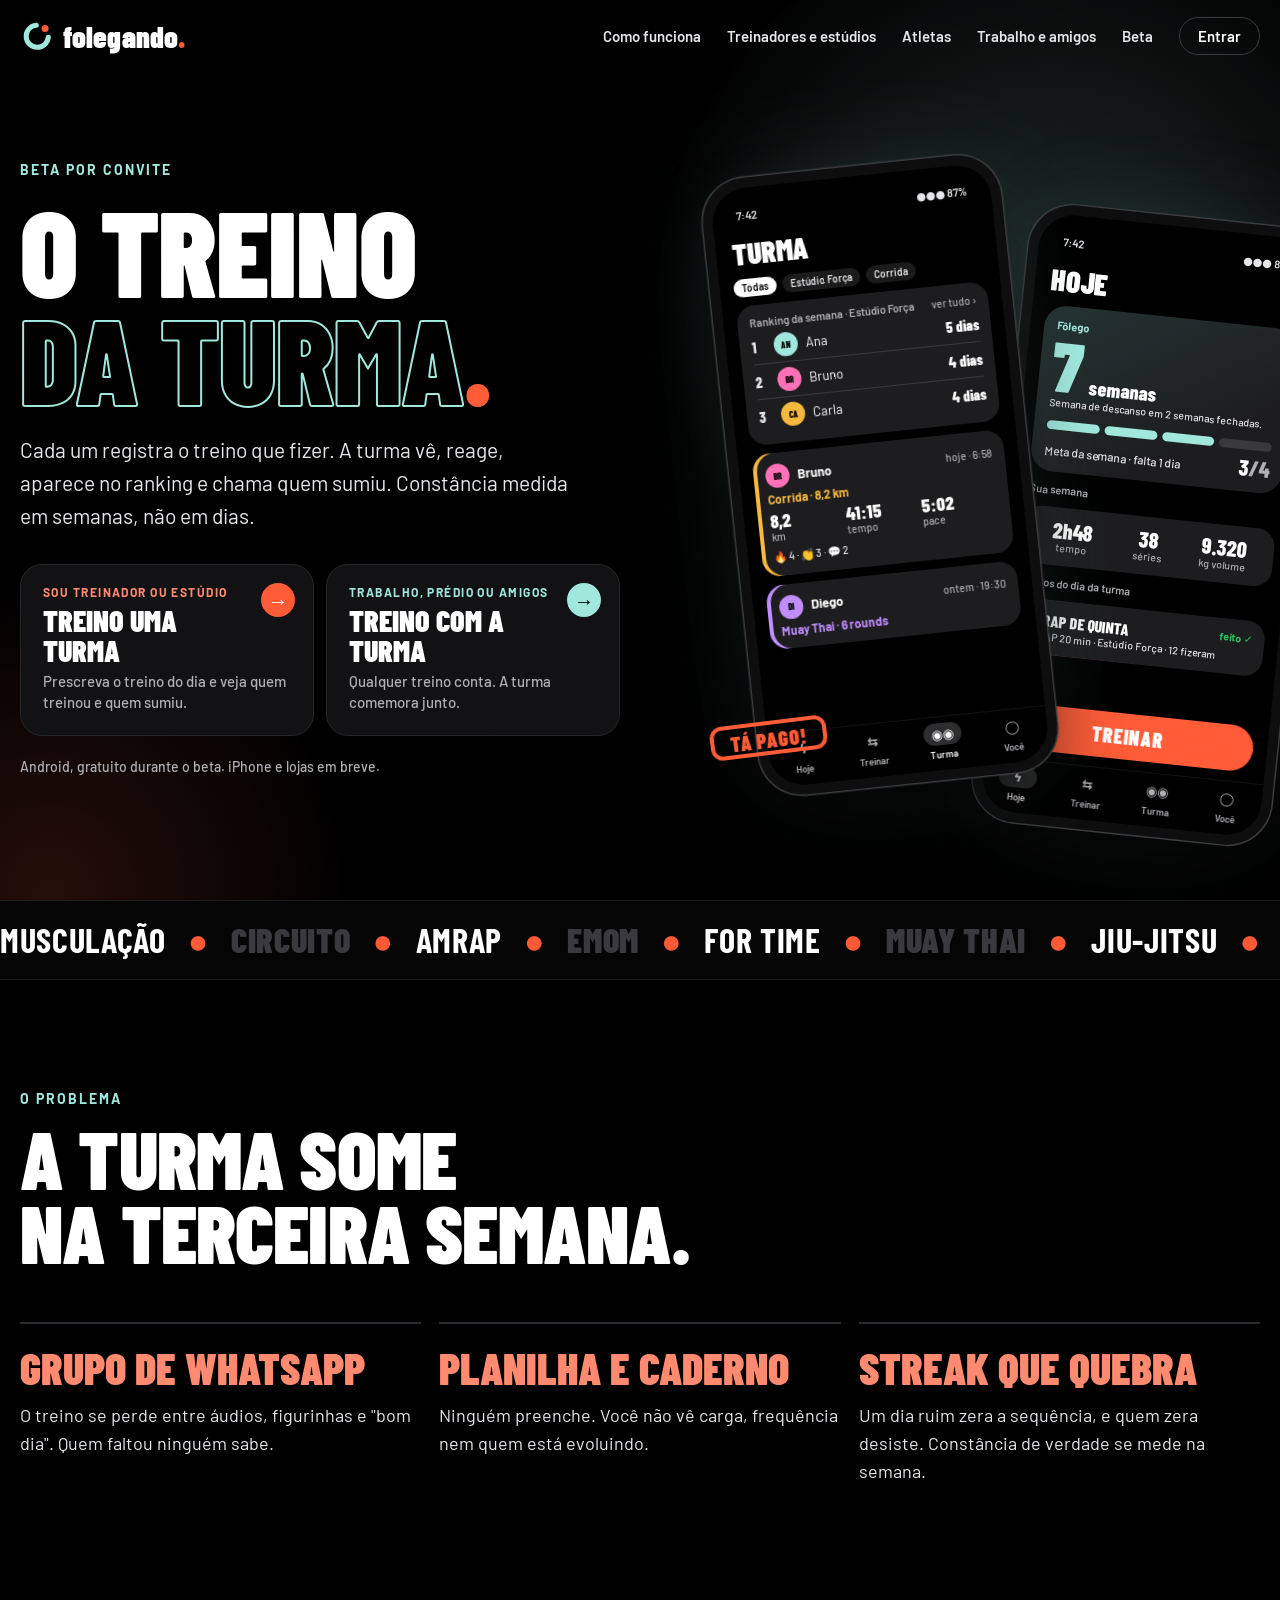
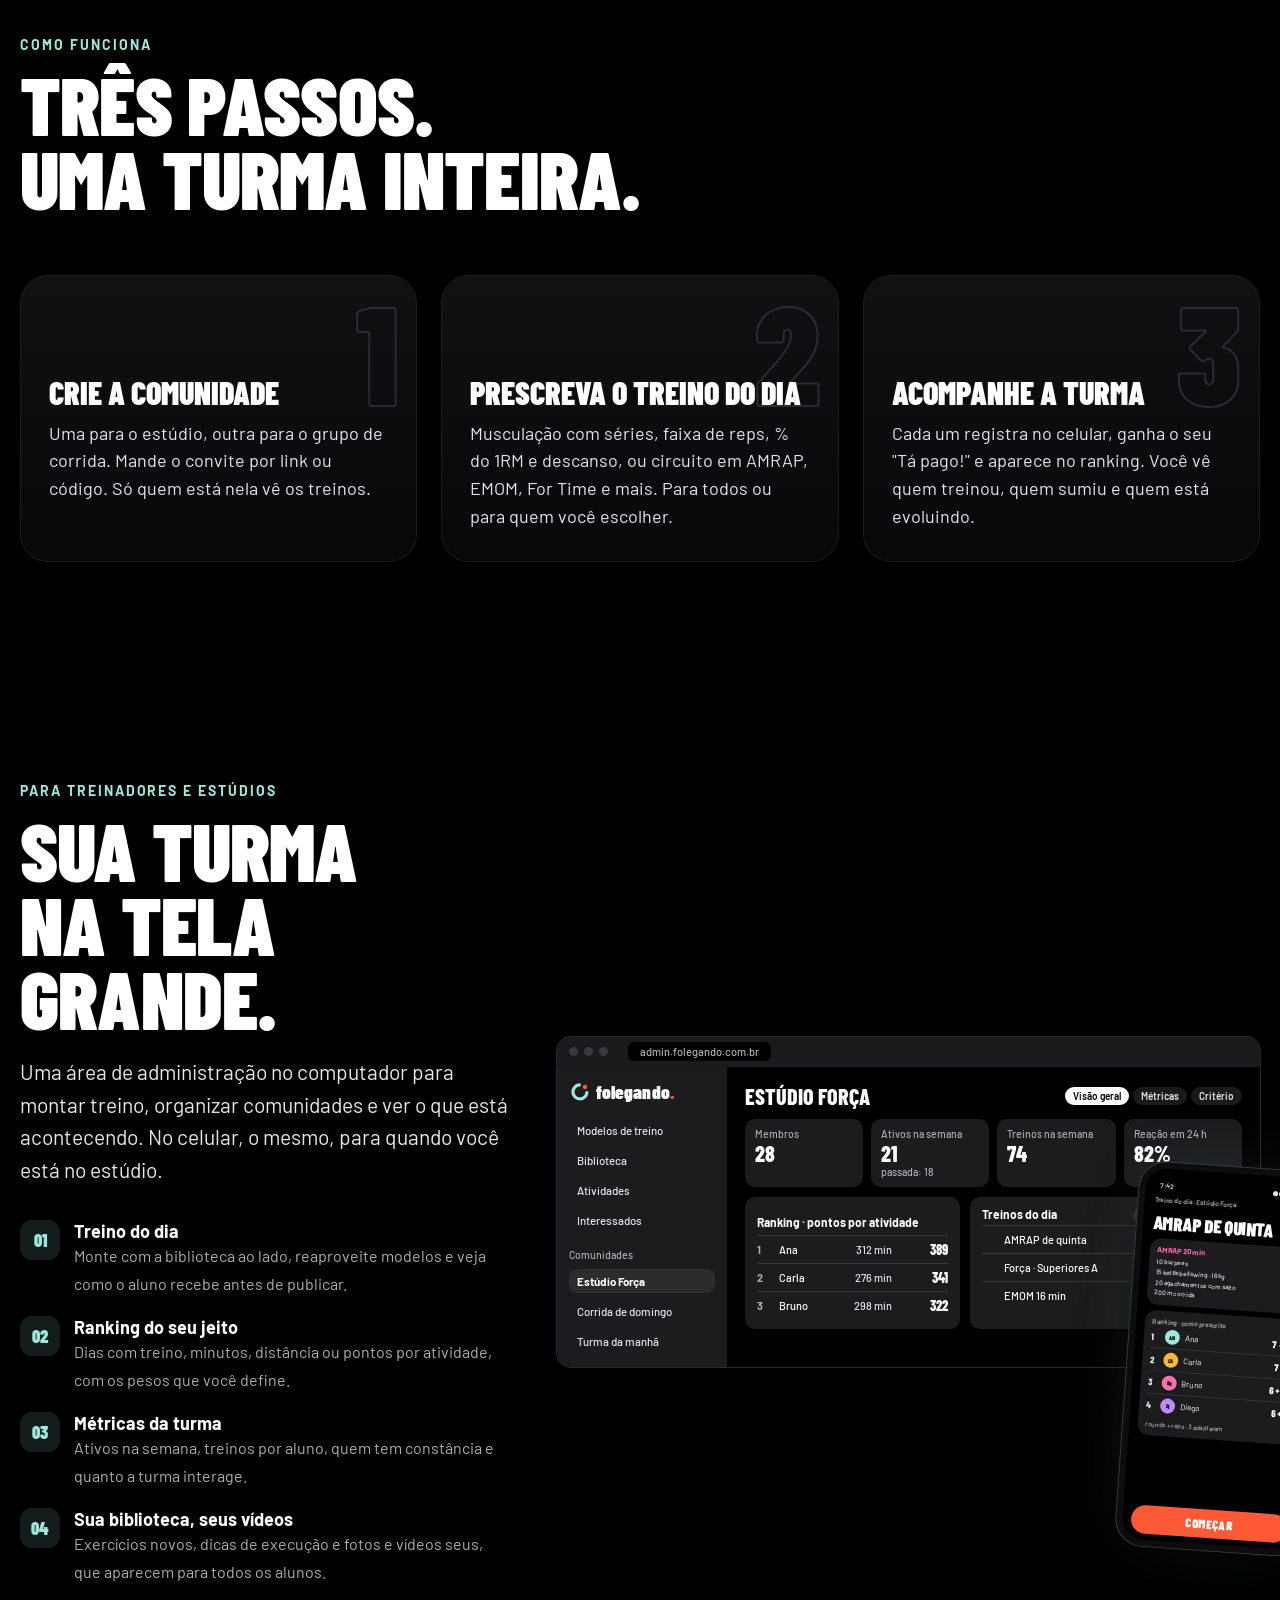
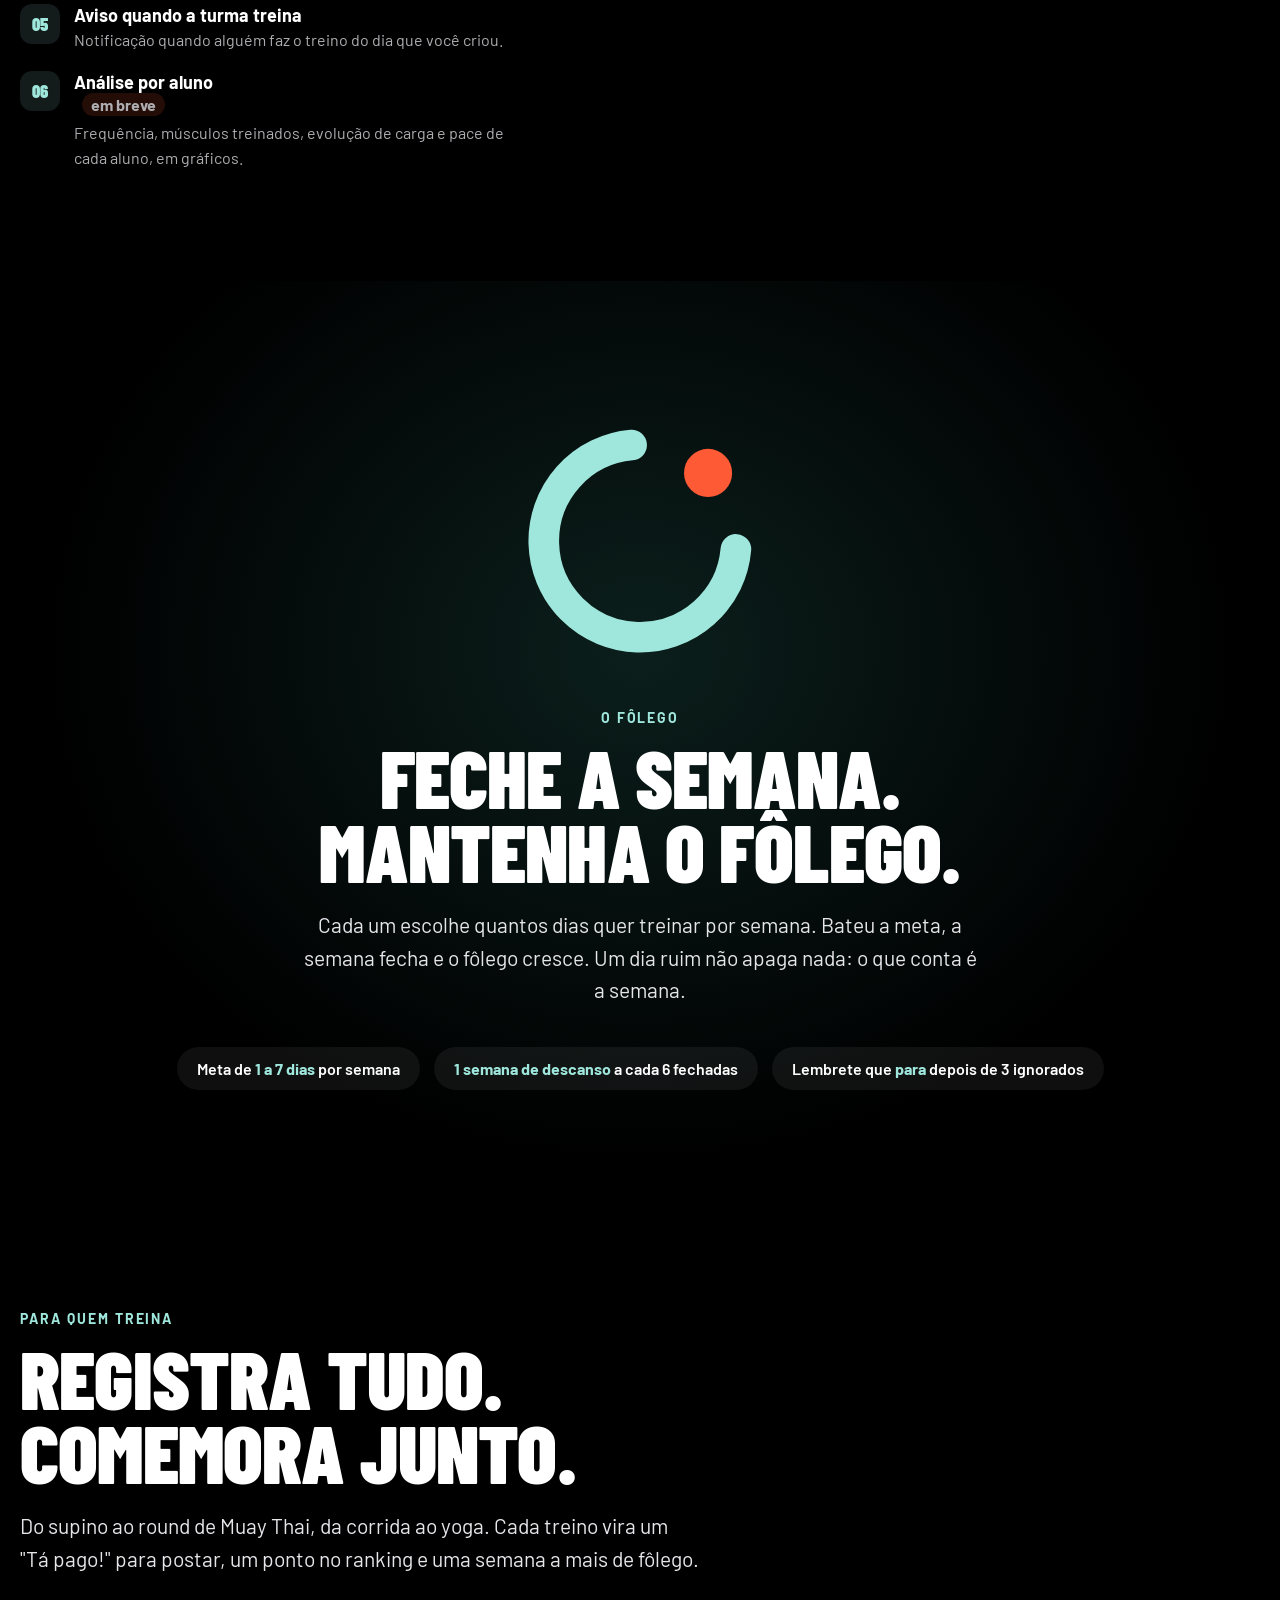
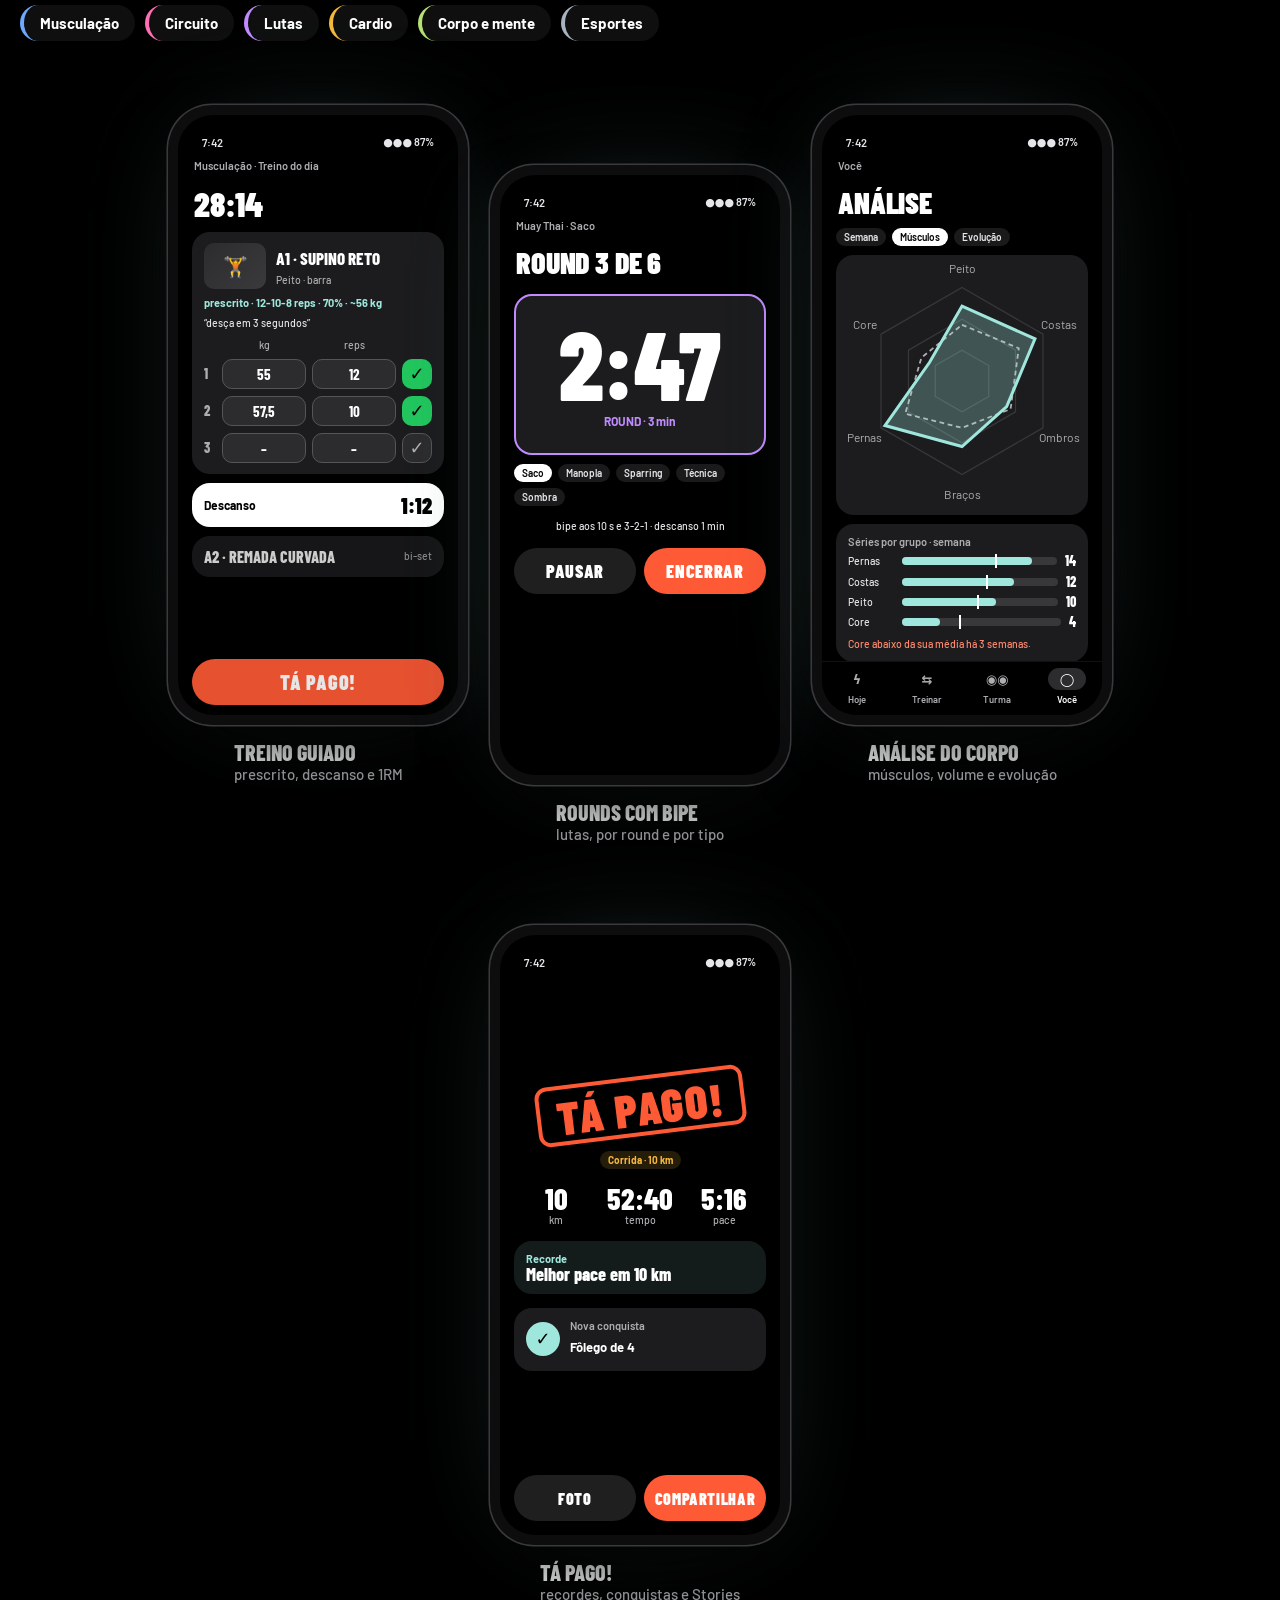
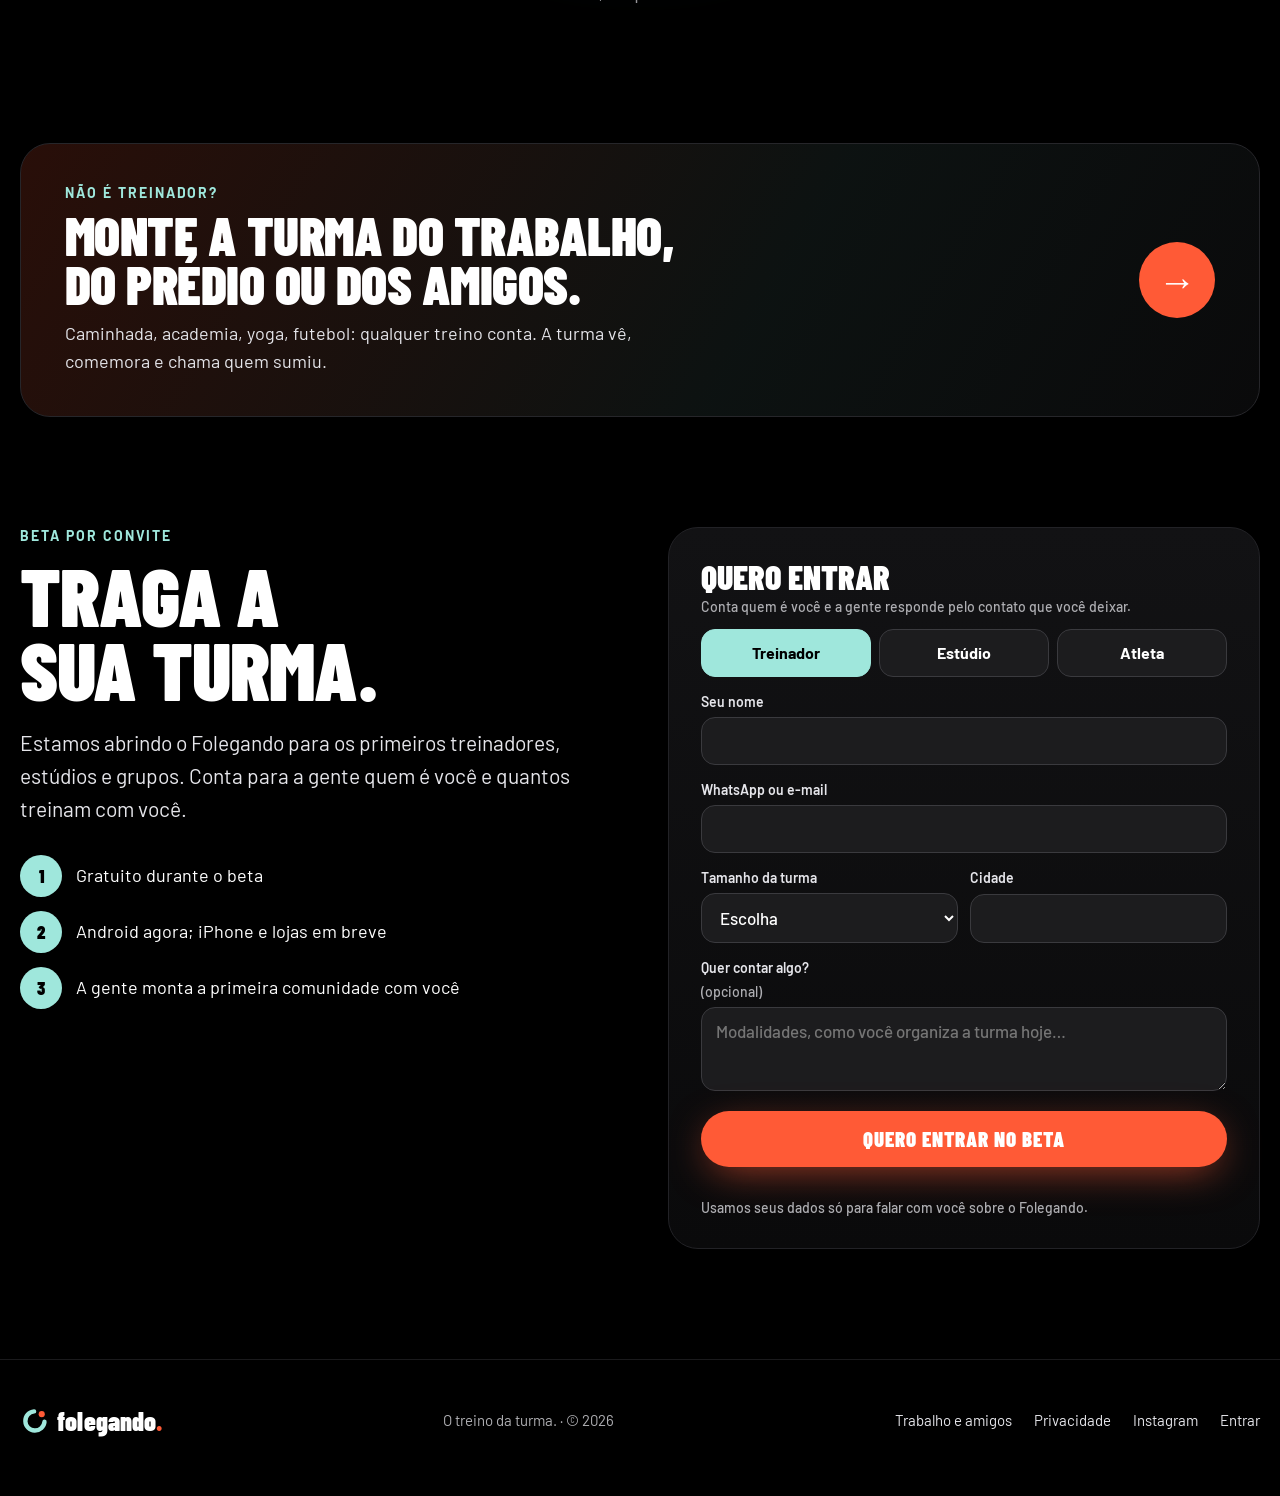
<file: index.html>
<!doctype html>
<html lang="pt-BR">
<head>
<meta charset="utf-8">
<meta name="viewport" content="width=device-width, initial-scale=1">
<title>Folegando · O app de treino da turma</title>
<meta name="description" content="Cada um registra o treino que fizer; a turma vê, comemora e chama quem sumiu. Para treinadores, estúdios e a turma do trabalho, do prédio ou dos amigos.">
<link rel="canonical" href="https://folegando.com.br/">
<meta property="og:url" content="https://folegando.com.br/">
<meta property="og:type" content="website">
<meta property="og:locale" content="pt_BR">
<meta property="og:title" content="Folegando · O treino da turma.">
<meta property="og:description" content="Treino do dia, ranking e a turma se puxando, do estúdio ao grupo do trabalho. Constância em semanas, não em dias. Beta por convite.">
<meta property="og:image" content="https://folegando.com.br/og.png">
<meta name="theme-color" content="#000000">
<link rel="icon" href="favicon.svg?v=2" type="image/svg+xml">
<link rel="preconnect" href="https://fonts.googleapis.com">
<link rel="preconnect" href="https://fonts.gstatic.com" crossorigin>
<link href="https://fonts.googleapis.com/css2?family=Barlow+Condensed:wght@600;700;800;900&family=Barlow:wght@400;500;600;700&display=swap" rel="stylesheet">
<link rel="stylesheet" href="folegando.css">
<link rel="stylesheet" href="site.css">
</head>
<body>

<header id="topo">
  <div class="faixa-larga">
    <a class="lockup" href="#"><span data-anel></span><span class="wordmark">folegando<span class="ponto">.</span></span></a>
    <nav>
      <a href="#como">Como funciona</a>
      <a href="#treinadores">Treinadores e estúdios</a>
      <a href="#atletas">Atletas</a>
      <a href="/turma">Trabalho e amigos</a>
      <a href="#beta">Beta</a>
      <a class="entrar" href="https://admin.folegando.com.br/">Entrar</a>
    </nav>
  </div>
</header>

<section class="heroi-site">
  <div class="faixa-larga heroi-grade">
    <div>
      <div class="eyebrow entra" style="animation-delay:.05s">Beta por convite</div>
      <h1 class="display entra" style="animation-delay:.15s">O treino<span class="linha2">da turma<span class="ponto" style="-webkit-text-stroke:0">.</span></span></h1>
      <p class="sub entra" style="animation-delay:.3s">Cada um registra o treino que fizer. A turma vê, reage, aparece no ranking e chama quem sumiu. Constância medida em semanas, não em dias.</p>
      <!-- Duas portas: quem chega pelo nome escolhe o caminho no topo (2026-11-20). -->
      <nav class="portas entra" style="animation-delay:.45s" aria-label="Escolha o seu caminho">
        <a class="porta treinar" href="#treinadores">
          <small>Sou treinador ou estúdio</small>
          <b>Treino uma turma</b>
          <span>Prescreva o treino do dia e veja quem treinou e quem sumiu.</span>
          <i aria-hidden="true">→</i>
        </a>
        <a class="porta junto" href="/turma">
          <small>Trabalho, prédio ou amigos</small>
          <b>Treino com a turma</b>
          <span>Qualquer treino conta. A turma comemora junto.</span>
          <i aria-hidden="true">→</i>
        </a>
      </nav>
      <p class="beta entra" style="animation-delay:.6s">Android, gratuito durante o beta. iPhone e lojas em breve.</p>
    </div>
    <div class="palco entra" style="animation-delay:.35s">
      <div class="anel-gigante" data-anel></div>
      <div class="f1" data-tela="turma"></div>
      <div class="f2" data-tela="hoje"></div>
      <span class="carimbo carimbo-solto">Tá pago!</span>
    </div>
  </div>
</section>

<div class="letreiro" aria-hidden="true"><div>
  <b>Musculação</b><i>●</i>Circuito<i>●</i><b>AMRAP</b><i>●</i>EMOM<i>●</i><b>For Time</b><i>●</i>Muay Thai<i>●</i><b>Jiu-jitsu</b><i>●</i>Boxe<i>●</i><b>Corrida</b><i>●</i>Bike<i>●</i><b>Natação</b><i>●</i>Yoga<i>●</i><b>Pilates</b><i>●</i>Beach tennis<i>●</i>
  <b>Musculação</b><i>●</i>Circuito<i>●</i><b>AMRAP</b><i>●</i>EMOM<i>●</i><b>For Time</b><i>●</i>Muay Thai<i>●</i><b>Jiu-jitsu</b><i>●</i>Boxe<i>●</i><b>Corrida</b><i>●</i>Bike<i>●</i><b>Natação</b><i>●</i>Yoga<i>●</i><b>Pilates</b><i>●</i>Beach tennis<i>●</i>
</div></div>

<section>
  <div class="faixa-larga">
    <div class="eyebrow revela">O problema</div>
    <h2 class="display titulo-secao revela">A turma some<br>na terceira semana.</h2>
    <div class="dores">
      <div class="dor revela"><b>Grupo de WhatsApp</b><p>O treino se perde entre áudios, figurinhas e "bom dia". Quem faltou ninguém sabe.</p></div>
      <div class="dor revela" style="transition-delay:.1s"><b>Planilha e caderno</b><p>Ninguém preenche. Você não vê carga, frequência nem quem está evoluindo.</p></div>
      <div class="dor revela" style="transition-delay:.2s"><b>Streak que quebra</b><p>Um dia ruim zera a sequência, e quem zera desiste. Constância de verdade se mede na semana.</p></div>
    </div>
  </div>
</section>

<section id="como" style="padding-top:40px">
  <div class="faixa-larga">
    <div class="eyebrow revela">Como funciona</div>
    <h2 class="display titulo-secao revela">Três passos.<br>Uma turma inteira.</h2>
    <div class="passos">
      <div class="passo revela"><span class="n">1</span><h3>Crie a comunidade</h3><p>Uma para o estúdio, outra para o grupo de corrida. Mande o convite por link ou código. Só quem está nela vê os treinos.</p></div>
      <div class="passo revela" style="transition-delay:.1s"><span class="n">2</span><h3>Prescreva o treino do dia</h3><p>Musculação com séries, faixa de reps, % do 1RM e descanso, ou circuito em AMRAP, EMOM, For Time e mais. Para todos ou para quem você escolher.</p></div>
      <div class="passo revela" style="transition-delay:.2s"><span class="n">3</span><h3>Acompanhe a turma</h3><p>Cada um registra no celular, ganha o seu "Tá pago!" e aparece no ranking. Você vê quem treinou, quem sumiu e quem está evoluindo.</p></div>
    </div>
  </div>
</section>

<section id="treinadores">
  <div class="faixa-larga treinador-grade">
    <div>
      <div class="eyebrow revela">Para treinadores e estúdios</div>
      <h2 class="display titulo-secao revela">Sua turma<br>na tela grande.</h2>
      <p class="lead revela">Uma área de administração no computador para montar treino, organizar comunidades e ver o que está acontecendo. No celular, o mesmo, para quando você está no estúdio.</p>
      <ul class="recursos">
        <li class="revela"><span class="ic">01</span><div><b>Treino do dia</b><span>Monte com a biblioteca ao lado, reaproveite modelos e veja como o aluno recebe antes de publicar.</span></div></li>
        <li class="revela"><span class="ic">02</span><div><b>Ranking do seu jeito</b><span>Dias com treino, minutos, distância ou pontos por atividade, com os pesos que você define.</span></div></li>
        <li class="revela"><span class="ic">03</span><div><b>Métricas da turma</b><span>Ativos na semana, treinos por aluno, quem tem constância e quanto a turma interage.</span></div></li>
        <li class="revela"><span class="ic">04</span><div><b>Sua biblioteca, seus vídeos</b><span>Exercícios novos, dicas de execução e fotos e vídeos seus, que aparecem para todos os alunos.</span></div></li>
        <li class="revela"><span class="ic">05</span><div><b>Aviso quando a turma treina</b><span>Notificação quando alguém faz o treino do dia que você criou.</span></div></li>
        <li class="revela"><span class="ic">06</span><div><b>Análise por aluno</b> <span class="em-breve">em breve</span><span style="display:block">Frequência, músculos treinados, evolução de carga e pace de cada aluno, em gráficos.</span></div></li>
      </ul>
    </div>
    <div class="vitrine-admin revela">
      <div data-tela="admin"></div>
      <div data-tela="dia"></div>
    </div>
  </div>
</section>

<section class="folego" id="folego">
  <div class="faixa-larga">
    <svg class="anel-anim" viewBox="18 18 72 72" aria-hidden="true"><g transform="translate(54 54) scale(1.05) translate(-54 -54)"><path d="M75.92 55.92 A22 22 0 1 1 52.08 32.08" fill="none" stroke="#9FE7DC" stroke-width="7" stroke-linecap="round"/><circle cx="69.56" cy="38.44" r="5.5" fill="#FF5A36"/></g></svg>
    <div class="eyebrow">O fôlego</div>
    <h2 class="display titulo-secao">Feche a semana.<br>Mantenha o fôlego.</h2>
    <p class="lead">Cada um escolhe quantos dias quer treinar por semana. Bateu a meta, a semana fecha e o fôlego cresce. Um dia ruim não apaga nada: o que conta é a semana.</p>
    <div class="regras">
      <span>Meta de <b>1 a 7 dias</b> por semana</span>
      <span><b>1 semana de descanso</b> a cada 6 fechadas</span>
      <span>Lembrete que <b>para</b> depois de 3 ignorados</span>
    </div>
  </div>
</section>

<section id="atletas">
  <div class="faixa-larga">
    <div class="eyebrow revela">Para quem treina</div>
    <h2 class="display titulo-secao revela">Registra tudo.<br>Comemora junto.</h2>
    <p class="lead revela">Do supino ao round de Muay Thai, da corrida ao yoga. Cada treino vira um "Tá pago!" para postar, um ponto no ranking e uma semana a mais de fôlego.</p>
    <div class="esportes revela">
      <span style="--c:var(--musc)">Musculação</span><span style="--c:var(--circ)">Circuito</span><span style="--c:var(--luta)">Lutas</span><span style="--c:var(--cardio)">Cardio</span><span style="--c:var(--mente)">Corpo e mente</span><span style="--c:var(--esp)">Esportes</span>
    </div>
    <div class="esteira">
      <div class="revela"><div data-tela="treino"></div><div class="leg">Treino guiado<small>prescrito, descanso e 1RM</small></div></div>
      <div class="revela" style="transition-delay:.1s"><div data-tela="rounds"></div><div class="leg">Rounds com bipe<small>lutas, por round e por tipo</small></div></div>
      <div class="revela" style="transition-delay:.2s"><div data-tela="analise"></div><div class="leg">Análise do corpo<small>músculos, volume e evolução</small></div></div>
      <div class="revela" style="transition-delay:.3s"><div data-tela="tapago"></div><div class="leg">Tá pago!<small>recordes, conquistas e Stories</small></div></div>
    </div>
  </div>
</section>

<section class="faixa-turma">
  <a class="faixa-larga revela" href="/turma">
    <div>
      <div class="eyebrow">Não é treinador?</div>
      <h2 class="display">Monte a turma do trabalho,<br>do prédio ou dos amigos.</h2>
      <p>Caminhada, academia, yoga, futebol: qualquer treino conta. A turma vê, comemora e chama quem sumiu.</p>
    </div>
    <span class="seta">→</span>
  </a>
</section>

<section id="beta">
  <div class="faixa-larga beta-grade">
    <div>
      <div class="eyebrow revela">Beta por convite</div>
      <h2 class="display titulo-secao revela">Traga a<br>sua turma.</h2>
      <p class="lead revela">Estamos abrindo o Folegando para os primeiros treinadores, estúdios e grupos. Conta para a gente quem é você e quantos treinam com você.</p>
      <div class="fatos">
        <div class="revela"><b>1</b>Gratuito durante o beta</div>
        <div class="revela"><b>2</b>Android agora; iPhone e lojas em breve</div>
        <div class="revela"><b>3</b>A gente monta a primeira comunidade com você</div>
      </div>
    </div>
    <form id="form" class="revela" novalidate>
      <div id="campos">
        <h3>Quero entrar</h3>
        <p class="aviso" style="margin-bottom:14px">Conta quem é você e a gente responde pelo contato que você deixar.</p>
        <div style="display:grid;gap:16px">
          <div class="perfis" role="radiogroup" aria-label="Você é">
            <input type="radio" name="perfil" id="p-treinador" value="treinador" checked><label for="p-treinador">Treinador</label>
            <input type="radio" name="perfil" id="p-estudio" value="estudio"><label for="p-estudio">Estúdio</label>
            <input type="radio" name="perfil" id="p-atleta" value="atleta"><label for="p-atleta">Atleta</label>
          </div>
          <label>Seu nome<input name="nome" required maxlength="80" autocomplete="name"></label>
          <label>WhatsApp ou e-mail<input name="contato" required maxlength="120" autocomplete="email"></label>
          <div class="duas">
            <label id="l-turma">Tamanho da turma
              <select name="turma"><option value="">Escolha</option><option value="ate10">Até 10</option><option value="10a30">10 a 30</option><option value="30a100">30 a 100</option><option value="mais100">Mais de 100</option></select>
            </label>
            <label>Cidade<input name="cidade" maxlength="60" autocomplete="address-level2"></label>
          </div>
          <label>Quer contar algo? <span style="color:var(--t3);font-weight:500">(opcional)</span><textarea name="mensagem" maxlength="600" placeholder="Modalidades, como você organiza a turma hoje…"></textarea></label>
          <input class="mel" name="site" tabindex="-1" autocomplete="off" aria-hidden="true">
          <button class="botao brasa" type="submit" id="enviar">Quero entrar no beta</button>
          <p class="aviso" id="erro" style="color:var(--brasa2)"></p>
          <p class="aviso">Usamos seus dados só para falar com você sobre o Folegando.</p>
        </div>
      </div>
      <div class="resposta" id="resposta">
        <span class="carimbo">Recebido!</span>
        <h3>Já já a gente fala com você.</h3>
        <p class="aviso">Enquanto isso, siga <a href="https://instagram.com/folegando">@folegando</a>.</p>
      </div>
    </form>
  </div>
</section>

<footer>
  <div class="faixa-larga">
    <span class="lockup"><span data-anel></span><span class="wordmark">folegando<span class="ponto">.</span></span></span>
    <span>O treino da turma. · © 2026</span>
    <nav><a href="/turma">Trabalho e amigos</a><a href="/privacidade">Privacidade</a><a href="https://instagram.com/folegando">Instagram</a><a href="https://admin.folegando.com.br/">Entrar</a></nav>
  </div>
</footer>

<script src="telas.js"></script>
<script>
  // topo opaco ao rolar
  var topo = document.getElementById('topo');
  addEventListener('scroll', function () { topo.classList.toggle('rolou', scrollY > 30); }, { passive: true });
  // revelar ao entrar na tela
  var obs = new IntersectionObserver(function (es) { es.forEach(function (e) { if (e.isIntersecting) { e.target.classList.add('visivel'); obs.unobserve(e.target); } }); }, { threshold: .18 });
  document.querySelectorAll('.revela, .folego').forEach(function (el) { obs.observe(el); });

  // formulário → Supabase (tabela interesse, migração 0011). Chave publishable: só grava, não lê.
  var URL_API = 'https://msgnqivmktcihwrbqkdq.supabase.co/rest/v1/interesse';
  var CHAVE = 'sb_publishable_rZP3jnXPC6heVuQ-n99xkA_PDH2EkWT';
  var form = document.getElementById('form');
  var turma = document.getElementById('l-turma');
  form.addEventListener('change', function () { turma.style.opacity = form.perfil.value === 'atleta' ? .45 : 1; });
  form.addEventListener('submit', function (ev) {
    ev.preventDefault();
    var erro = document.getElementById('erro');
    erro.textContent = '';
    if (form.site.value) return; // robô
    var d = { nome: form.nome.value.trim(), perfil: form.perfil.value, contato: form.contato.value.trim(), turma: form.turma.value || null, cidade: form.cidade.value.trim() || null, mensagem: form.mensagem.value.trim() || null, origem: new URLSearchParams(location.search).get('origem') || 'site' };
    if (d.nome.length < 2) return (erro.textContent = 'Diga seu nome.');
    if (d.contato.length < 5) return (erro.textContent = 'Deixe um WhatsApp ou e-mail para a gente responder.');
    var botao = document.getElementById('enviar');
    botao.disabled = true; botao.textContent = 'Enviando…';
    fetch(URL_API, { method: 'POST', headers: { apikey: CHAVE, Authorization: 'Bearer ' + CHAVE, 'Content-Type': 'application/json', Prefer: 'return=minimal' }, body: JSON.stringify(d) })
      .then(function (r) {
        if (!r.ok) throw new Error(r.status);
        document.getElementById('campos').style.display = 'none';
        document.getElementById('resposta').style.display = 'block';
      })
      .catch(function () { erro.textContent = 'Não deu para enviar agora. Tente de novo em instantes.'; botao.disabled = false; botao.textContent = 'Quero entrar no beta'; });
  });
</script>
</body>
</html>
</file>
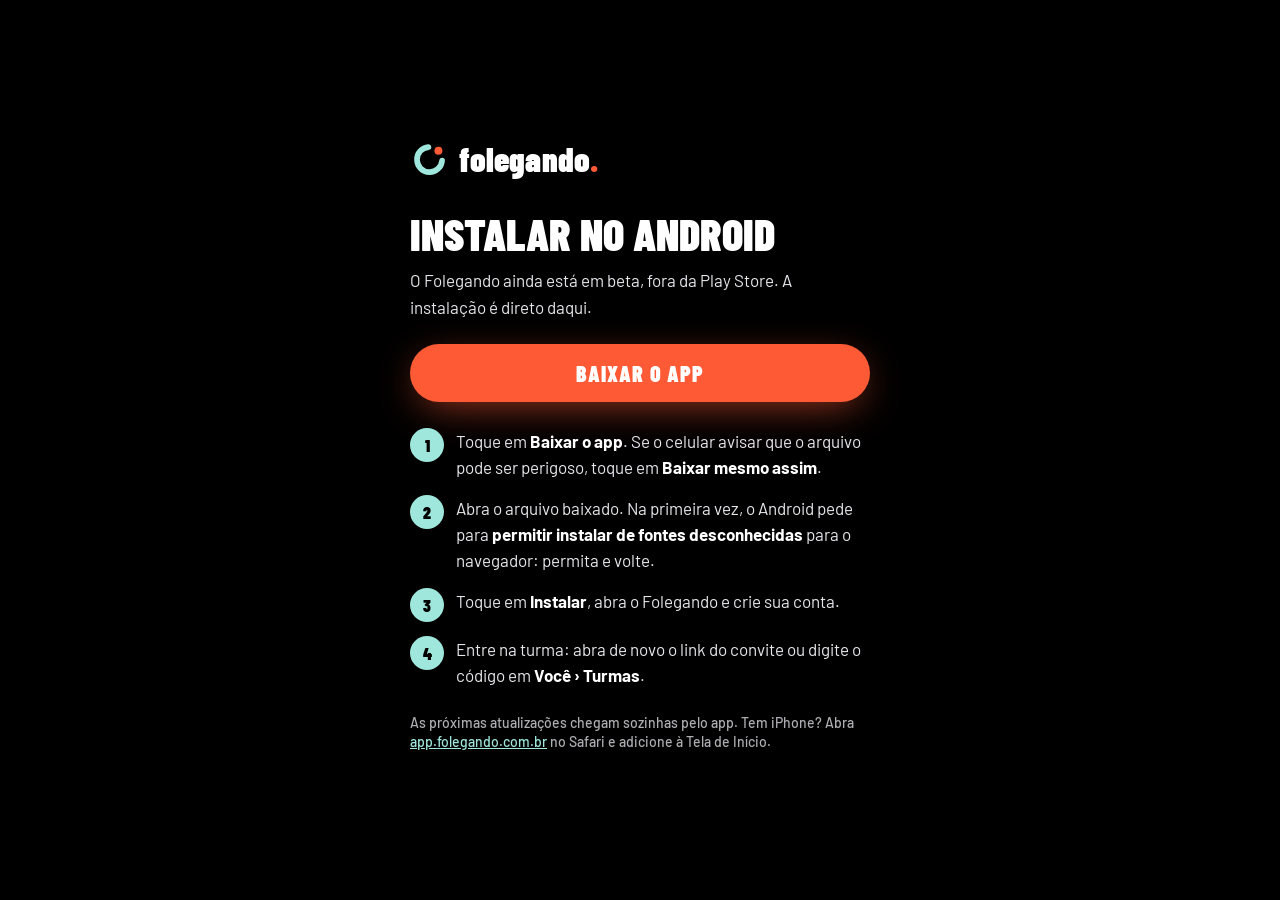
<file: android.html>
<!doctype html>
<html lang="pt-BR">
<head>
<meta charset="utf-8">
<meta name="viewport" content="width=device-width, initial-scale=1">
<meta name="robots" content="noindex">
<title>Instalar no Android · Folegando</title>
<meta name="description" content="Baixe o Folegando no Android em 3 passos e entre na sua turma com o código do convite.">
<meta property="og:url" content="https://folegando.com.br/android">
<meta property="og:type" content="website">
<meta property="og:locale" content="pt_BR">
<meta property="og:title" content="Folegando · Instalar no Android">
<meta property="og:description" content="O treino da turma. Baixe o app em 3 passos e entre com o código do convite. Gratuito durante o beta.">
<meta property="og:image" content="https://folegando.com.br/og.png">
<meta name="theme-color" content="#000000">
<link rel="icon" href="favicon.svg?v=2" type="image/svg+xml">
<link rel="preconnect" href="https://fonts.googleapis.com">
<link href="https://fonts.googleapis.com/css2?family=Barlow+Condensed:wght@800;900&family=Barlow:wght@400;500;600;700&display=swap" rel="stylesheet">
<link rel="stylesheet" href="folegando.css">
<style>
  body { margin: 0; min-height: 100vh; background: #000; color: #fff; font: 400 17px/1.55 var(--corpo); display: grid; place-items: center; }
  main { width: min(460px, 100% - 32px); padding: 40px 0; }
  .lockup { font-size: 34px; text-decoration: none; color: #fff; }
  h1 { font: 900 44px/.95 var(--display); text-transform: uppercase; margin: 28px 0 12px; }
  p { color: var(--t2); margin: 8px 0; }
  .botao { display: block; text-align: center; background: var(--brasa); color: #fff; font: 900 22px var(--display); letter-spacing: .05em; text-transform: uppercase; text-decoration: none; border-radius: 999px; padding: 16px; margin: 24px 0 26px; box-shadow: 0 10px 40px -10px rgba(255,90,54,.7); }
  ol { padding: 0; margin: 0; list-style: none; counter-reset: p; display: grid; gap: 14px; }
  ol li { counter-increment: p; display: grid; grid-template-columns: 34px 1fr; gap: 12px; color: var(--t2); }
  ol li::before { content: counter(p); width: 34px; height: 34px; border-radius: 50%; background: var(--ar); color: #000; display: grid; place-items: center; font: 900 17px var(--display); }
  b { color: #fff; }
  .mini { font-size: 14px; color: var(--t3); margin-top: 26px; }
  a { color: var(--ar); }
</style>
</head>
<body>
<main>
  <a class="lockup" href="/"><span data-anel></span><span class="wordmark">folegando<span class="ponto">.</span></span></a>
  <h1>Instalar no Android</h1>
  <p>O Folegando ainda está em beta, fora da Play Store. A instalação é direto daqui.</p>
  <a class="botao" id="baixar" href="#">Baixar o app</a>
  <ol>
    <li><span>Toque em <b>Baixar o app</b>. Se o celular avisar que o arquivo pode ser perigoso, toque em <b>Baixar mesmo assim</b>.</span></li>
    <li><span>Abra o arquivo baixado. Na primeira vez, o Android pede para <b>permitir instalar de fontes desconhecidas</b> para o navegador: permita e volte.</span></li>
    <li><span>Toque em <b>Instalar</b>, abra o Folegando e crie sua conta.</span></li>
    <li><span>Entre na turma: abra de novo o link do convite ou digite o código em <b>Você › Turmas</b>.</span></li>
  </ol>
  <p class="mini">As próximas atualizações chegam sozinhas pelo app. Tem iPhone? Abra <a href="https://app.folegando.com.br">app.folegando.com.br</a> no Safari e adicione à Tela de Início.</p>
</main>
<script src="telas.js"></script>
<script>
  // APK atual (EAS, perfil preview). Atualizar a cada build novo (D240).
  var APK = 'https://expo.dev/artifacts/eas/HG0daxbESJx7Lnei6bfJF5gmqs3exQQKPDeajVMasSA.apk';
  document.getElementById('baixar').href = APK;
</script>
</body>
</html>
</file>
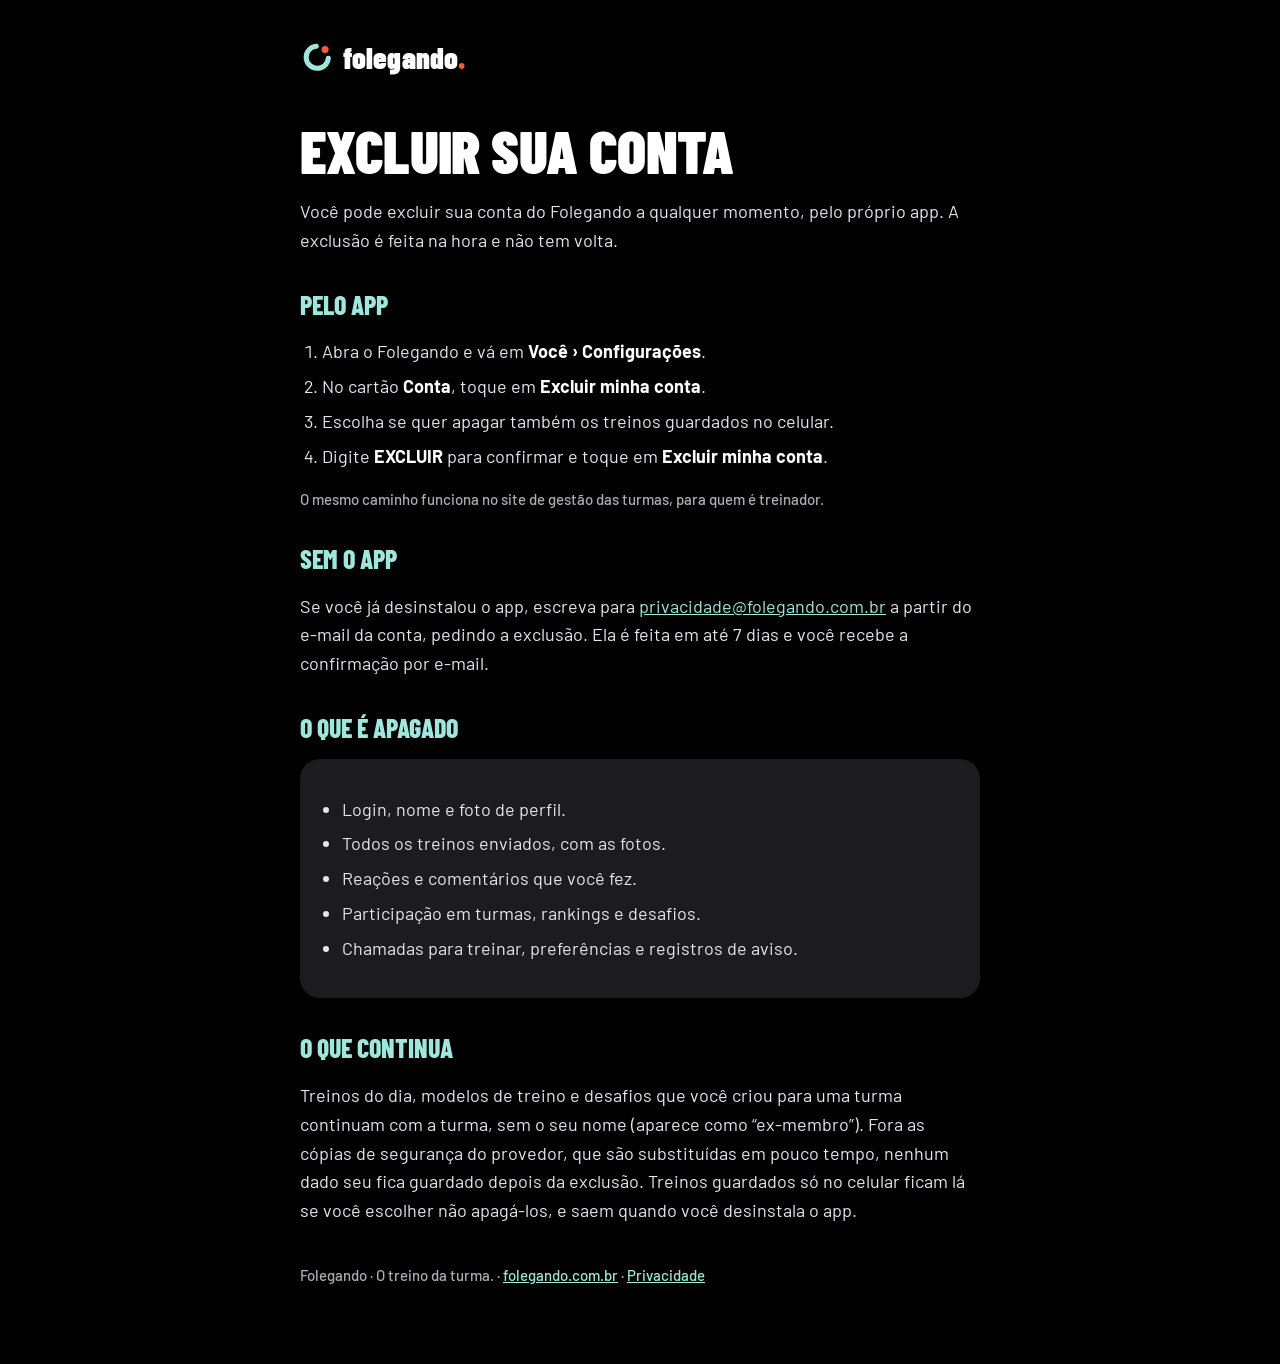
<file: excluir-conta.html>
<!doctype html>
<html lang="pt-BR">
<head>
<meta charset="utf-8">
<meta name="viewport" content="width=device-width, initial-scale=1">
<title>Excluir conta · Folegando</title>
<link rel="canonical" href="https://folegando.com.br/excluir-conta">
<meta name="description" content="Como excluir sua conta do Folegando e o que é apagado.">
<meta name="theme-color" content="#000000">
<link rel="icon" href="favicon.svg?v=2" type="image/svg+xml">
<link rel="preconnect" href="https://fonts.googleapis.com">
<link rel="preconnect" href="https://fonts.gstatic.com" crossorigin>
<link href="https://fonts.googleapis.com/css2?family=Barlow+Condensed:wght@800;900&family=Barlow:wght@400;500;600;700&display=swap" rel="stylesheet">
<link rel="stylesheet" href="folegando.css">
<style>
  * { box-sizing: border-box; }
  body { margin: 0; background: var(--preto); color: var(--branco); font: 400 18px/1.6 var(--corpo); -webkit-font-smoothing: antialiased; }
  main { width: min(680px, 100% - 32px); margin: 0 auto; padding: 40px 0 64px; }
  a { color: var(--ar); }
  .lockup { font-size: 30px; text-decoration: none; color: var(--branco); }
  h1 { font: 900 clamp(40px, 8vw, 60px)/.95 var(--display); text-transform: uppercase; margin: 40px 0 16px; letter-spacing: -.01em; }
  h2 { font: 800 26px/1.1 var(--display); text-transform: uppercase; margin: 36px 0 10px; color: var(--ar); }
  p, li { color: var(--t2); }
  ol, ul { padding-left: 22px; }
  li { margin: 6px 0; }
  .cartao { background: var(--grafite); border-radius: 20px; padding: 18px 20px; margin: 16px 0; }
  .mini { font-size: 15px; color: var(--t3); }
  strong { color: var(--branco); }
</style>
</head>
<body>
<main>
  <a class="lockup" href="/"><svg viewBox="18 18 72 72" aria-hidden="true"><g transform="translate(54 54) scale(1.05) translate(-54 -54)"><path d="M75.92 55.92 A22 22 0 1 1 52.08 32.08" fill="none" stroke="#9FE7DC" stroke-width="10" stroke-linecap="round"/><circle cx="69.56" cy="38.44" r="7" fill="#FF5A36"/></g></svg><span class="wordmark">folegando<span class="ponto">.</span></span></a>

  <h1>Excluir sua conta</h1>
  <p>Você pode excluir sua conta do Folegando a qualquer momento, pelo próprio app. A exclusão é feita na hora e não tem volta.</p>

  <h2>Pelo app</h2>
  <ol>
    <li>Abra o Folegando e vá em <strong>Você › Configurações</strong>.</li>
    <li>No cartão <strong>Conta</strong>, toque em <strong>Excluir minha conta</strong>.</li>
    <li>Escolha se quer apagar também os treinos guardados no celular.</li>
    <li>Digite <strong>EXCLUIR</strong> para confirmar e toque em <strong>Excluir minha conta</strong>.</li>
  </ol>
  <p class="mini">O mesmo caminho funciona no site de gestão das turmas, para quem é treinador.</p>

  <h2>Sem o app</h2>
  <p>Se você já desinstalou o app, escreva para <a href="mailto:privacidade@folegando.com.br">privacidade@folegando.com.br</a> a partir do e-mail da conta, pedindo a exclusão. Ela é feita em até 7 dias e você recebe a confirmação por e-mail.</p>

  <h2>O que é apagado</h2>
  <div class="cartao">
    <ul>
      <li>Login, nome e foto de perfil.</li>
      <li>Todos os treinos enviados, com as fotos.</li>
      <li>Reações e comentários que você fez.</li>
      <li>Participação em turmas, rankings e desafios.</li>
      <li>Chamadas para treinar, preferências e registros de aviso.</li>
    </ul>
  </div>

  <h2>O que continua</h2>
  <p>Treinos do dia, modelos de treino e desafios que você criou para uma turma continuam com a turma, sem o seu nome (aparece como “ex-membro”). Fora as cópias de segurança do provedor, que são substituídas em pouco tempo, nenhum dado seu fica guardado depois da exclusão. Treinos guardados só no celular ficam lá se você escolher não apagá-los, e saem quando você desinstala o app.</p>

  <p class="mini" style="margin-top:40px">Folegando · O treino da turma. · <a href="/">folegando.com.br</a> · <a href="/privacidade">Privacidade</a></p>
</main>
</body>
</html>
</file>
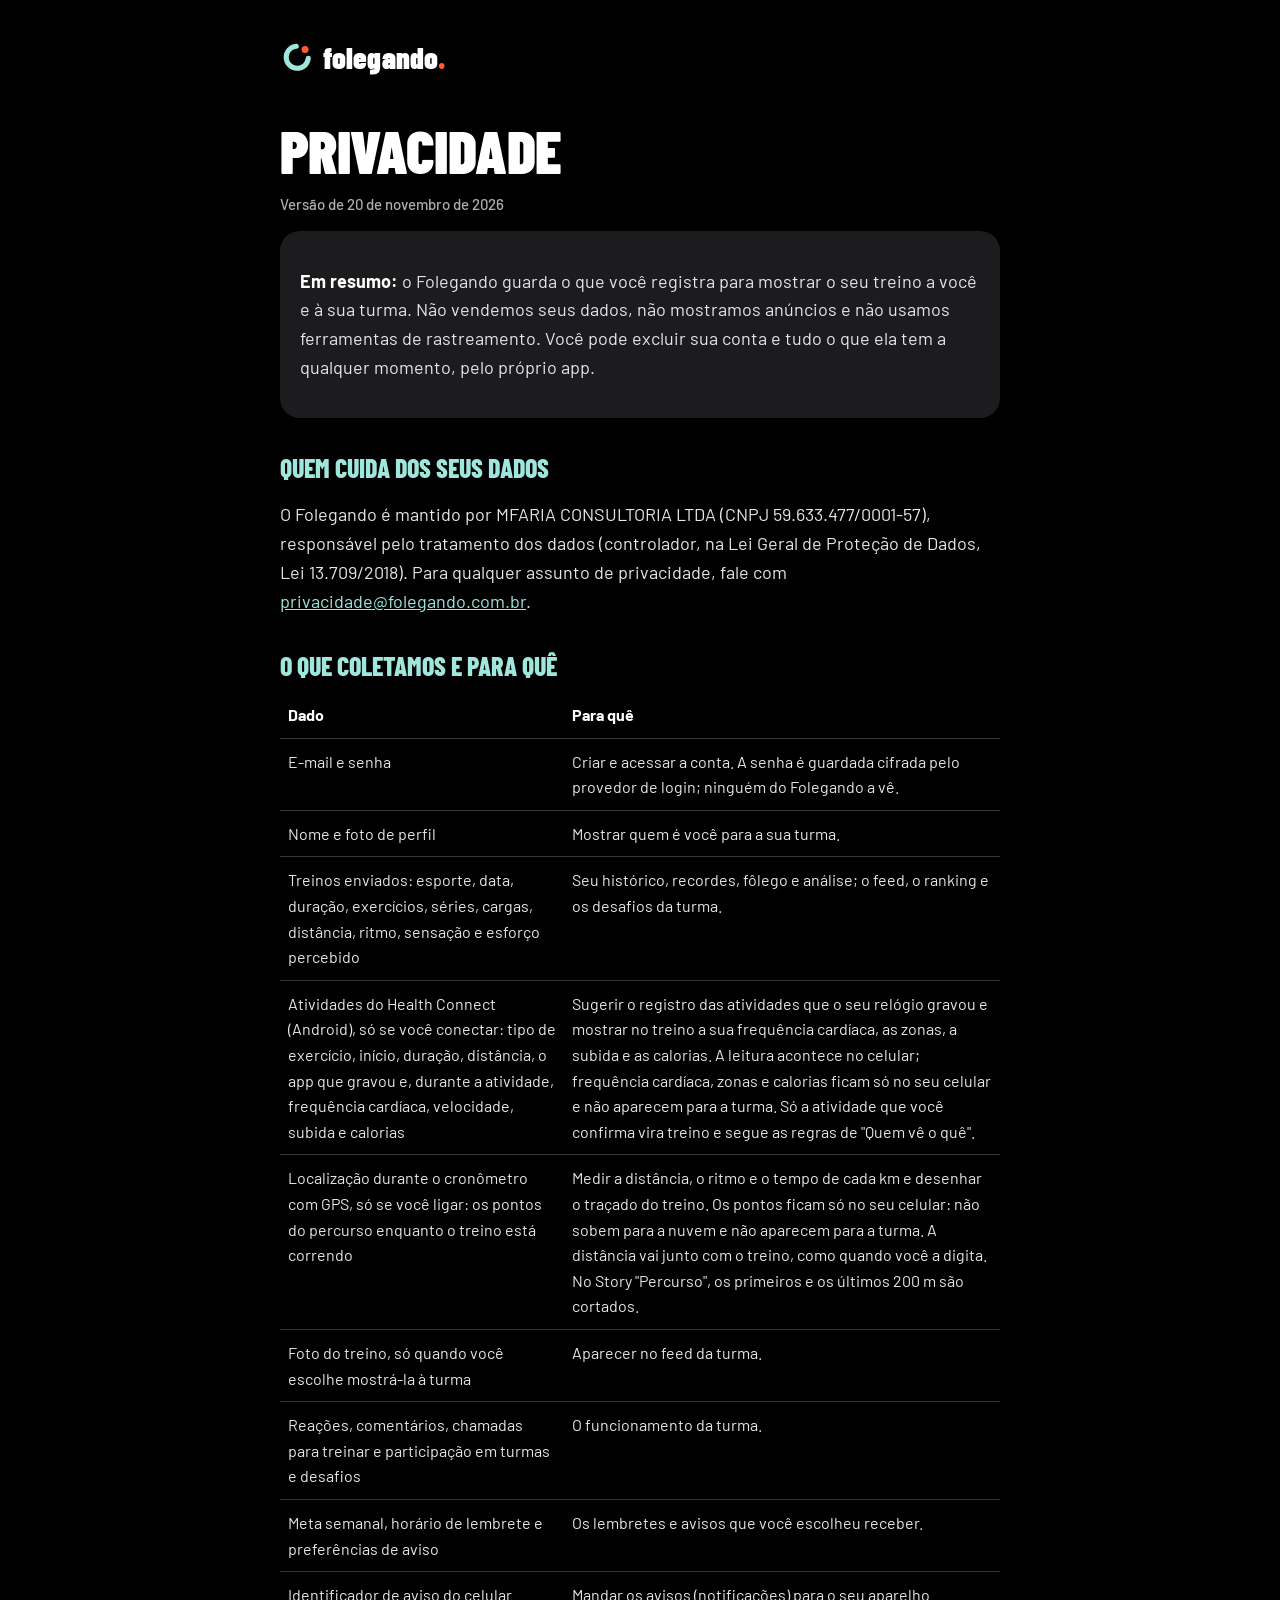
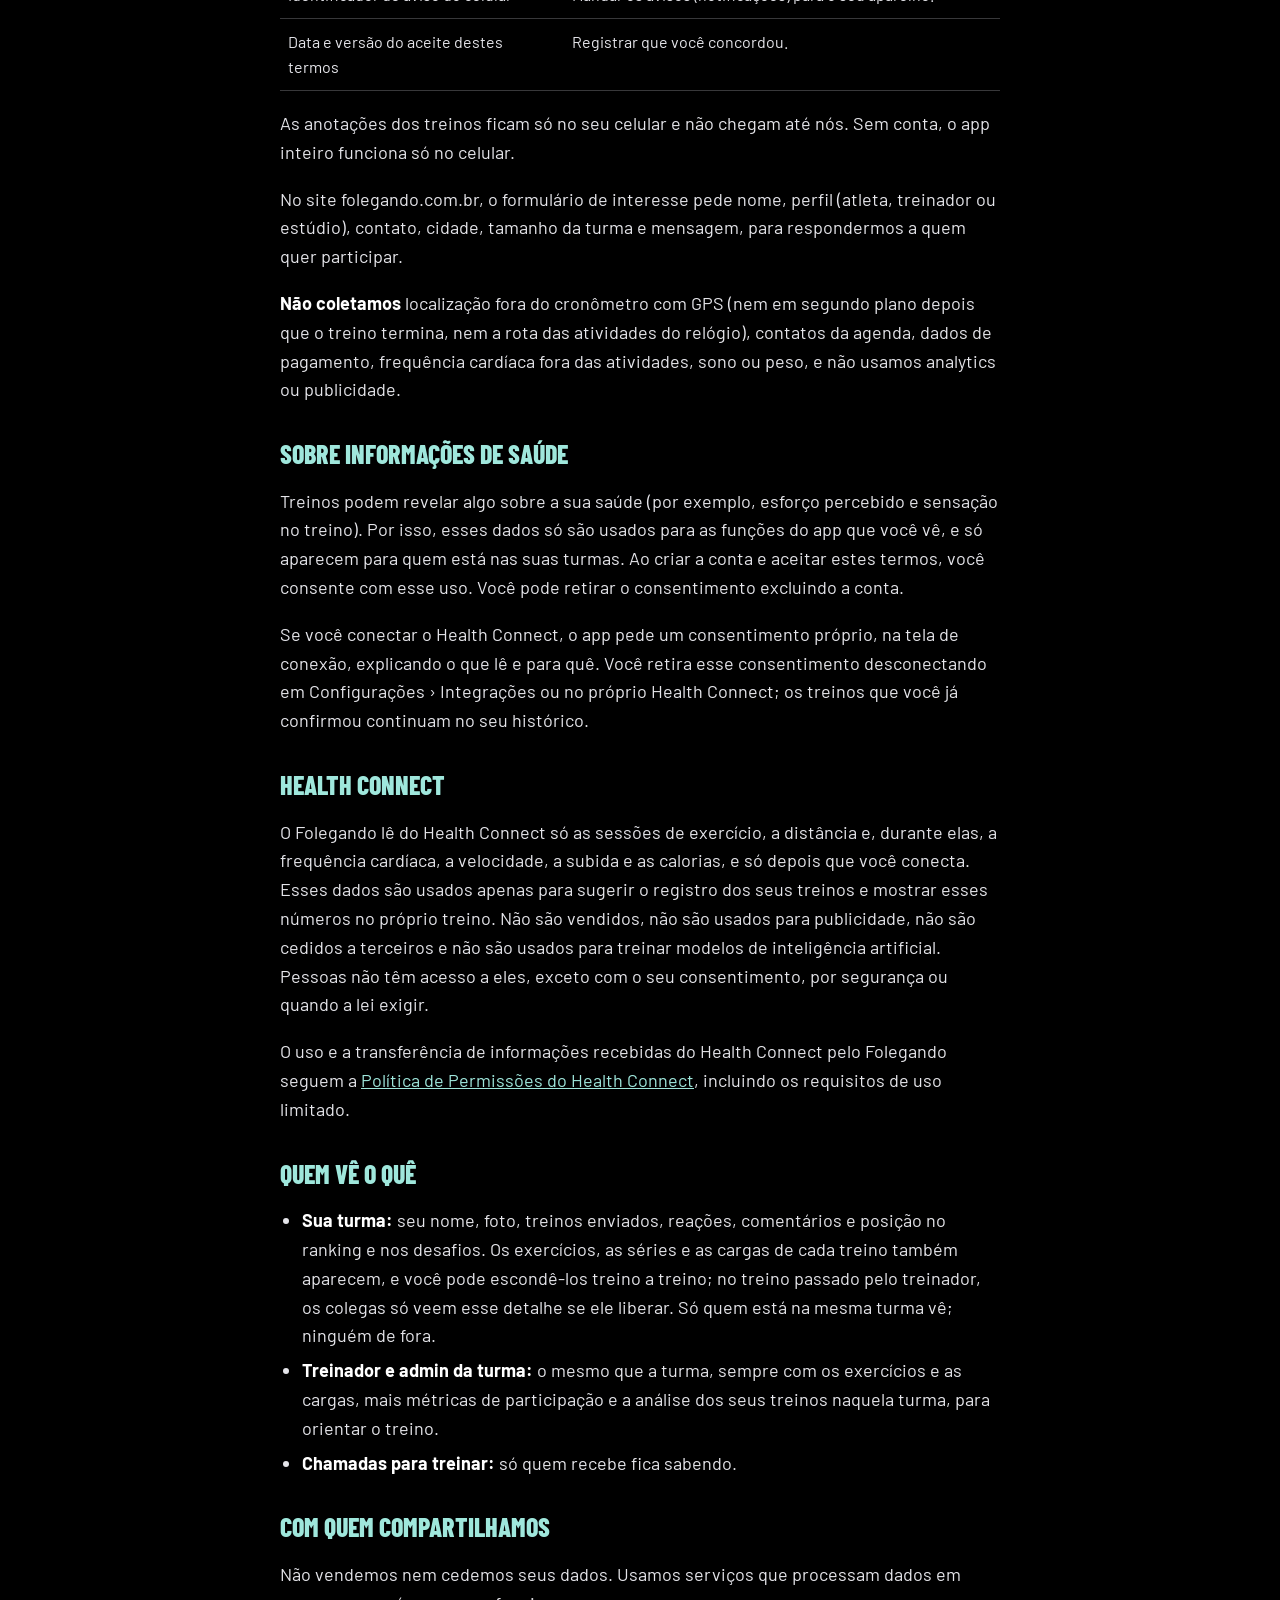
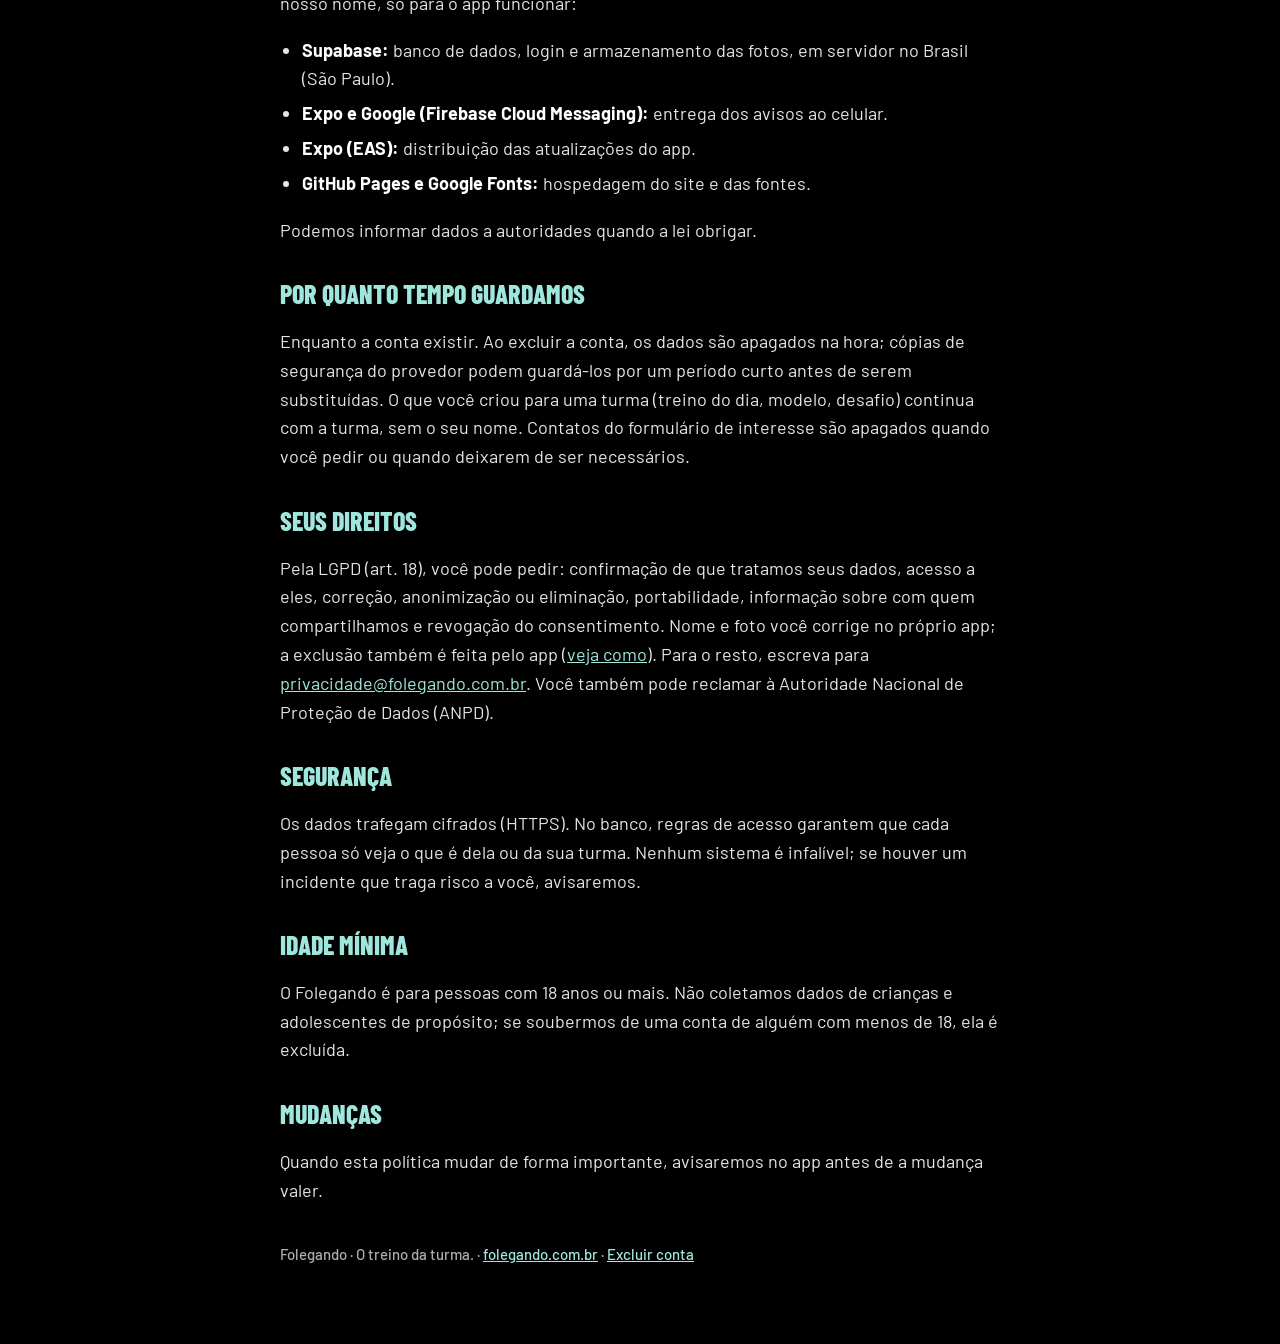
<file: privacidade.html>
<!doctype html>
<html lang="pt-BR">
<head>
<meta charset="utf-8">
<meta name="viewport" content="width=device-width, initial-scale=1">
<title>Privacidade · Folegando</title>
<link rel="canonical" href="https://folegando.com.br/privacidade">
<meta name="description" content="Política de privacidade do Folegando: quais dados usamos, para quê, com quem e como apagar.">
<meta name="theme-color" content="#000000">
<link rel="icon" href="favicon.svg?v=2" type="image/svg+xml">
<link rel="preconnect" href="https://fonts.googleapis.com">
<link rel="preconnect" href="https://fonts.gstatic.com" crossorigin>
<link href="https://fonts.googleapis.com/css2?family=Barlow+Condensed:wght@800;900&family=Barlow:wght@400;500;600;700&display=swap" rel="stylesheet">
<link rel="stylesheet" href="folegando.css">
<style>
  * { box-sizing: border-box; }
  body { margin: 0; background: var(--preto); color: var(--branco); font: 400 18px/1.6 var(--corpo); -webkit-font-smoothing: antialiased; }
  main { width: min(720px, 100% - 32px); margin: 0 auto; padding: 40px 0 64px; }
  a { color: var(--ar); }
  .lockup { font-size: 30px; text-decoration: none; color: var(--branco); }
  h1 { font: 900 clamp(40px, 8vw, 60px)/.95 var(--display); text-transform: uppercase; margin: 40px 0 8px; letter-spacing: -.01em; }
  h2 { font: 800 26px/1.1 var(--display); text-transform: uppercase; margin: 36px 0 10px; color: var(--ar); }
  p, li, td { color: var(--t2); }
  ul { padding-left: 22px; }
  li { margin: 6px 0; }
  table { width: 100%; border-collapse: collapse; font-size: 16px; margin: 12px 0; }
  th, td { text-align: left; vertical-align: top; padding: 10px 8px; border-bottom: 1px solid var(--linha); }
  th { color: var(--branco); font-weight: 700; }
  .cartao { background: var(--grafite); border-radius: 20px; padding: 18px 20px; margin: 16px 0; }
  .mini { font-size: 15px; color: var(--t3); }
  strong { color: var(--branco); }
  .falta { background: #5a1d10; color: #ffd2c6; padding: 0 6px; border-radius: 6px; }
</style>
</head>
<body>
<main>
  <a class="lockup" href="/"><svg viewBox="18 18 72 72" aria-hidden="true"><g transform="translate(54 54) scale(1.05) translate(-54 -54)"><path d="M75.92 55.92 A22 22 0 1 1 52.08 32.08" fill="none" stroke="#9FE7DC" stroke-width="10" stroke-linecap="round"/><circle cx="69.56" cy="38.44" r="7" fill="#FF5A36"/></g></svg><span class="wordmark">folegando<span class="ponto">.</span></span></a>

  <h1>Privacidade</h1>
  <p class="mini">Versão de 20 de novembro de 2026</p>

  <div class="cartao">
    <p><strong>Em resumo:</strong> o Folegando guarda o que você registra para mostrar o seu treino a você e à sua turma. Não vendemos seus dados, não mostramos anúncios e não usamos ferramentas de rastreamento. Você pode excluir sua conta e tudo o que ela tem a qualquer momento, pelo próprio app.</p>
  </div>

  <h2>Quem cuida dos seus dados</h2>
  <p>O Folegando é mantido por MFARIA CONSULTORIA LTDA (CNPJ 59.633.477/0001-57), responsável pelo tratamento dos dados (controlador, na Lei Geral de Proteção de Dados, Lei 13.709/2018). Para qualquer assunto de privacidade, fale com <a href="mailto:privacidade@folegando.com.br">privacidade@folegando.com.br</a>.</p>

  <h2>O que coletamos e para quê</h2>
  <table>
    <tr><th>Dado</th><th>Para quê</th></tr>
    <tr><td>E-mail e senha</td><td>Criar e acessar a conta. A senha é guardada cifrada pelo provedor de login; ninguém do Folegando a vê.</td></tr>
    <tr><td>Nome e foto de perfil</td><td>Mostrar quem é você para a sua turma.</td></tr>
    <tr><td>Treinos enviados: esporte, data, duração, exercícios, séries, cargas, distância, ritmo, sensação e esforço percebido</td><td>Seu histórico, recordes, fôlego e análise; o feed, o ranking e os desafios da turma.</td></tr>
    <tr><td>Atividades do Health Connect (Android), só se você conectar: tipo de exercício, início, duração, distância, o app que gravou e, durante a atividade, frequência cardíaca, velocidade, subida e calorias</td><td>Sugerir o registro das atividades que o seu relógio gravou e mostrar no treino a sua frequência cardíaca, as zonas, a subida e as calorias. A leitura acontece no celular; frequência cardíaca, zonas e calorias ficam só no seu celular e não aparecem para a turma. Só a atividade que você confirma vira treino e segue as regras de "Quem vê o quê".</td></tr>
    <tr><td>Localização durante o cronômetro com GPS, só se você ligar: os pontos do percurso enquanto o treino está correndo</td><td>Medir a distância, o ritmo e o tempo de cada km e desenhar o traçado do treino. Os pontos ficam só no seu celular: não sobem para a nuvem e não aparecem para a turma. A distância vai junto com o treino, como quando você a digita. No Story "Percurso", os primeiros e os últimos 200 m são cortados.</td></tr>
    <tr><td>Foto do treino, só quando você escolhe mostrá-la à turma</td><td>Aparecer no feed da turma.</td></tr>
    <tr><td>Reações, comentários, chamadas para treinar e participação em turmas e desafios</td><td>O funcionamento da turma.</td></tr>
    <tr><td>Meta semanal, horário de lembrete e preferências de aviso</td><td>Os lembretes e avisos que você escolheu receber.</td></tr>
    <tr><td>Identificador de aviso do celular</td><td>Mandar os avisos (notificações) para o seu aparelho.</td></tr>
    <tr><td>Data e versão do aceite destes termos</td><td>Registrar que você concordou.</td></tr>
  </table>
  <p>As anotações dos treinos ficam só no seu celular e não chegam até nós. Sem conta, o app inteiro funciona só no celular.</p>
  <p>No site folegando.com.br, o formulário de interesse pede nome, perfil (atleta, treinador ou estúdio), contato, cidade, tamanho da turma e mensagem, para respondermos a quem quer participar.</p>
  <p><strong>Não coletamos</strong> localização fora do cronômetro com GPS (nem em segundo plano depois que o treino termina, nem a rota das atividades do relógio), contatos da agenda, dados de pagamento, frequência cardíaca fora das atividades, sono ou peso, e não usamos analytics ou publicidade.</p>

  <h2>Sobre informações de saúde</h2>
  <p>Treinos podem revelar algo sobre a sua saúde (por exemplo, esforço percebido e sensação no treino). Por isso, esses dados só são usados para as funções do app que você vê, e só aparecem para quem está nas suas turmas. Ao criar a conta e aceitar estes termos, você consente com esse uso. Você pode retirar o consentimento excluindo a conta.</p>
  <p>Se você conectar o Health Connect, o app pede um consentimento próprio, na tela de conexão, explicando o que lê e para quê. Você retira esse consentimento desconectando em Configurações › Integrações ou no próprio Health Connect; os treinos que você já confirmou continuam no seu histórico.</p>

  <h2>Health Connect</h2>
  <p>O Folegando lê do Health Connect só as sessões de exercício, a distância e, durante elas, a frequência cardíaca, a velocidade, a subida e as calorias, e só depois que você conecta. Esses dados são usados apenas para sugerir o registro dos seus treinos e mostrar esses números no próprio treino. Não são vendidos, não são usados para publicidade, não são cedidos a terceiros e não são usados para treinar modelos de inteligência artificial. Pessoas não têm acesso a eles, exceto com o seu consentimento, por segurança ou quando a lei exigir.</p>
  <p>O uso e a transferência de informações recebidas do Health Connect pelo Folegando seguem a <a href="https://support.google.com/googleplay/android-developer/answer/12991134">Política de Permissões do Health Connect</a>, incluindo os requisitos de uso limitado.</p>

  <h2>Quem vê o quê</h2>
  <ul>
    <li><strong>Sua turma:</strong> seu nome, foto, treinos enviados, reações, comentários e posição no ranking e nos desafios. Os exercícios, as séries e as cargas de cada treino também aparecem, e você pode escondê-los treino a treino; no treino passado pelo treinador, os colegas só veem esse detalhe se ele liberar. Só quem está na mesma turma vê; ninguém de fora.</li>
    <li><strong>Treinador e admin da turma:</strong> o mesmo que a turma, sempre com os exercícios e as cargas, mais métricas de participação e a análise dos seus treinos naquela turma, para orientar o treino.</li>
    <li><strong>Chamadas para treinar:</strong> só quem recebe fica sabendo.</li>
  </ul>

  <h2>Com quem compartilhamos</h2>
  <p>Não vendemos nem cedemos seus dados. Usamos serviços que processam dados em nosso nome, só para o app funcionar:</p>
  <ul>
    <li><strong>Supabase:</strong> banco de dados, login e armazenamento das fotos, em servidor no Brasil (São Paulo).</li>
    <li><strong>Expo e Google (Firebase Cloud Messaging):</strong> entrega dos avisos ao celular.</li>
    <li><strong>Expo (EAS):</strong> distribuição das atualizações do app.</li>
    <li><strong>GitHub Pages e Google Fonts:</strong> hospedagem do site e das fontes.</li>
  </ul>
  <p>Podemos informar dados a autoridades quando a lei obrigar.</p>

  <h2>Por quanto tempo guardamos</h2>
  <p>Enquanto a conta existir. Ao excluir a conta, os dados são apagados na hora; cópias de segurança do provedor podem guardá-los por um período curto antes de serem substituídas. O que você criou para uma turma (treino do dia, modelo, desafio) continua com a turma, sem o seu nome. Contatos do formulário de interesse são apagados quando você pedir ou quando deixarem de ser necessários.</p>

  <h2>Seus direitos</h2>
  <p>Pela LGPD (art. 18), você pode pedir: confirmação de que tratamos seus dados, acesso a eles, correção, anonimização ou eliminação, portabilidade, informação sobre com quem compartilhamos e revogação do consentimento. Nome e foto você corrige no próprio app; a exclusão também é feita pelo app (<a href="/excluir-conta">veja como</a>). Para o resto, escreva para <a href="mailto:privacidade@folegando.com.br">privacidade@folegando.com.br</a>. Você também pode reclamar à Autoridade Nacional de Proteção de Dados (ANPD).</p>

  <h2>Segurança</h2>
  <p>Os dados trafegam cifrados (HTTPS). No banco, regras de acesso garantem que cada pessoa só veja o que é dela ou da sua turma. Nenhum sistema é infalível; se houver um incidente que traga risco a você, avisaremos.</p>

  <h2>Idade mínima</h2>
  <p>O Folegando é para pessoas com 18 anos ou mais. Não coletamos dados de crianças e adolescentes de propósito; se soubermos de uma conta de alguém com menos de 18, ela é excluída.</p>

  <h2>Mudanças</h2>
  <p>Quando esta política mudar de forma importante, avisaremos no app antes de a mudança valer.</p>

  <p class="mini" style="margin-top:40px">Folegando · O treino da turma. · <a href="/">folegando.com.br</a> · <a href="/excluir-conta">Excluir conta</a></p>
</main>
</body>
</html>
</file>
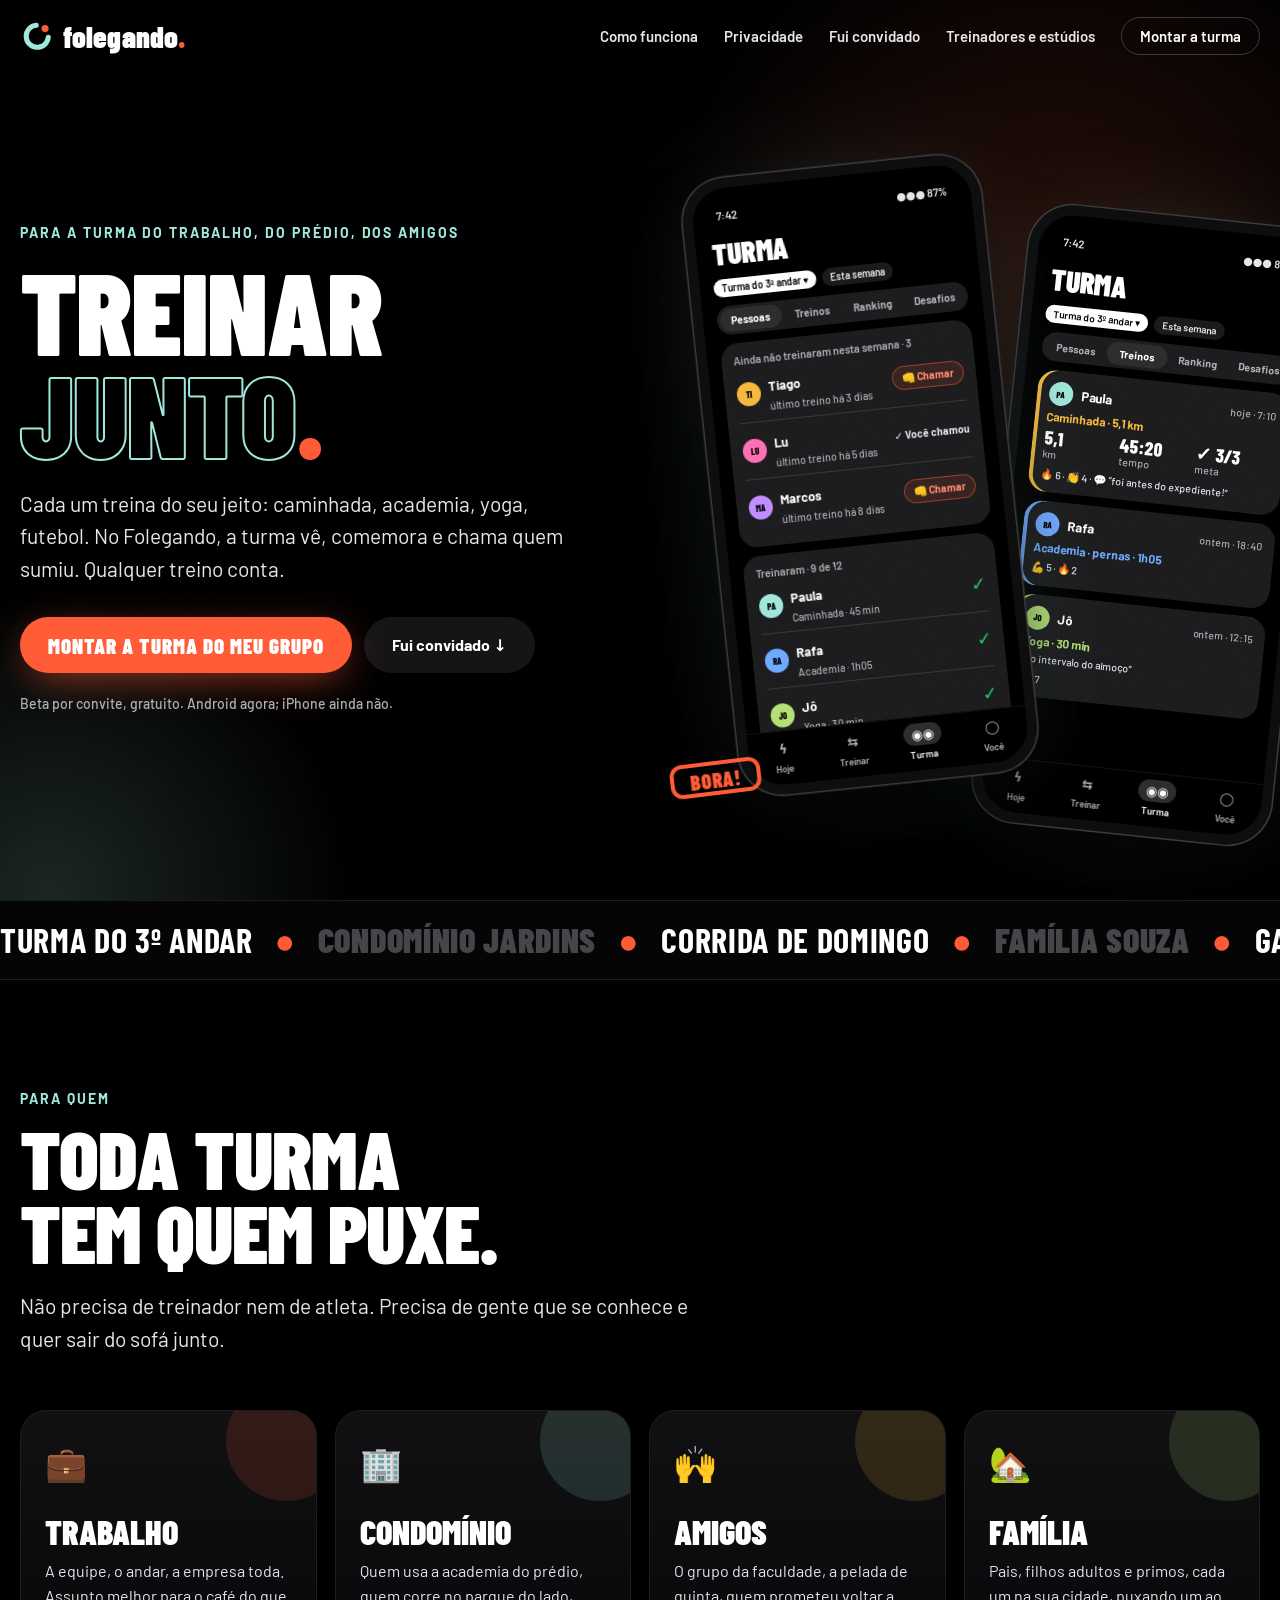
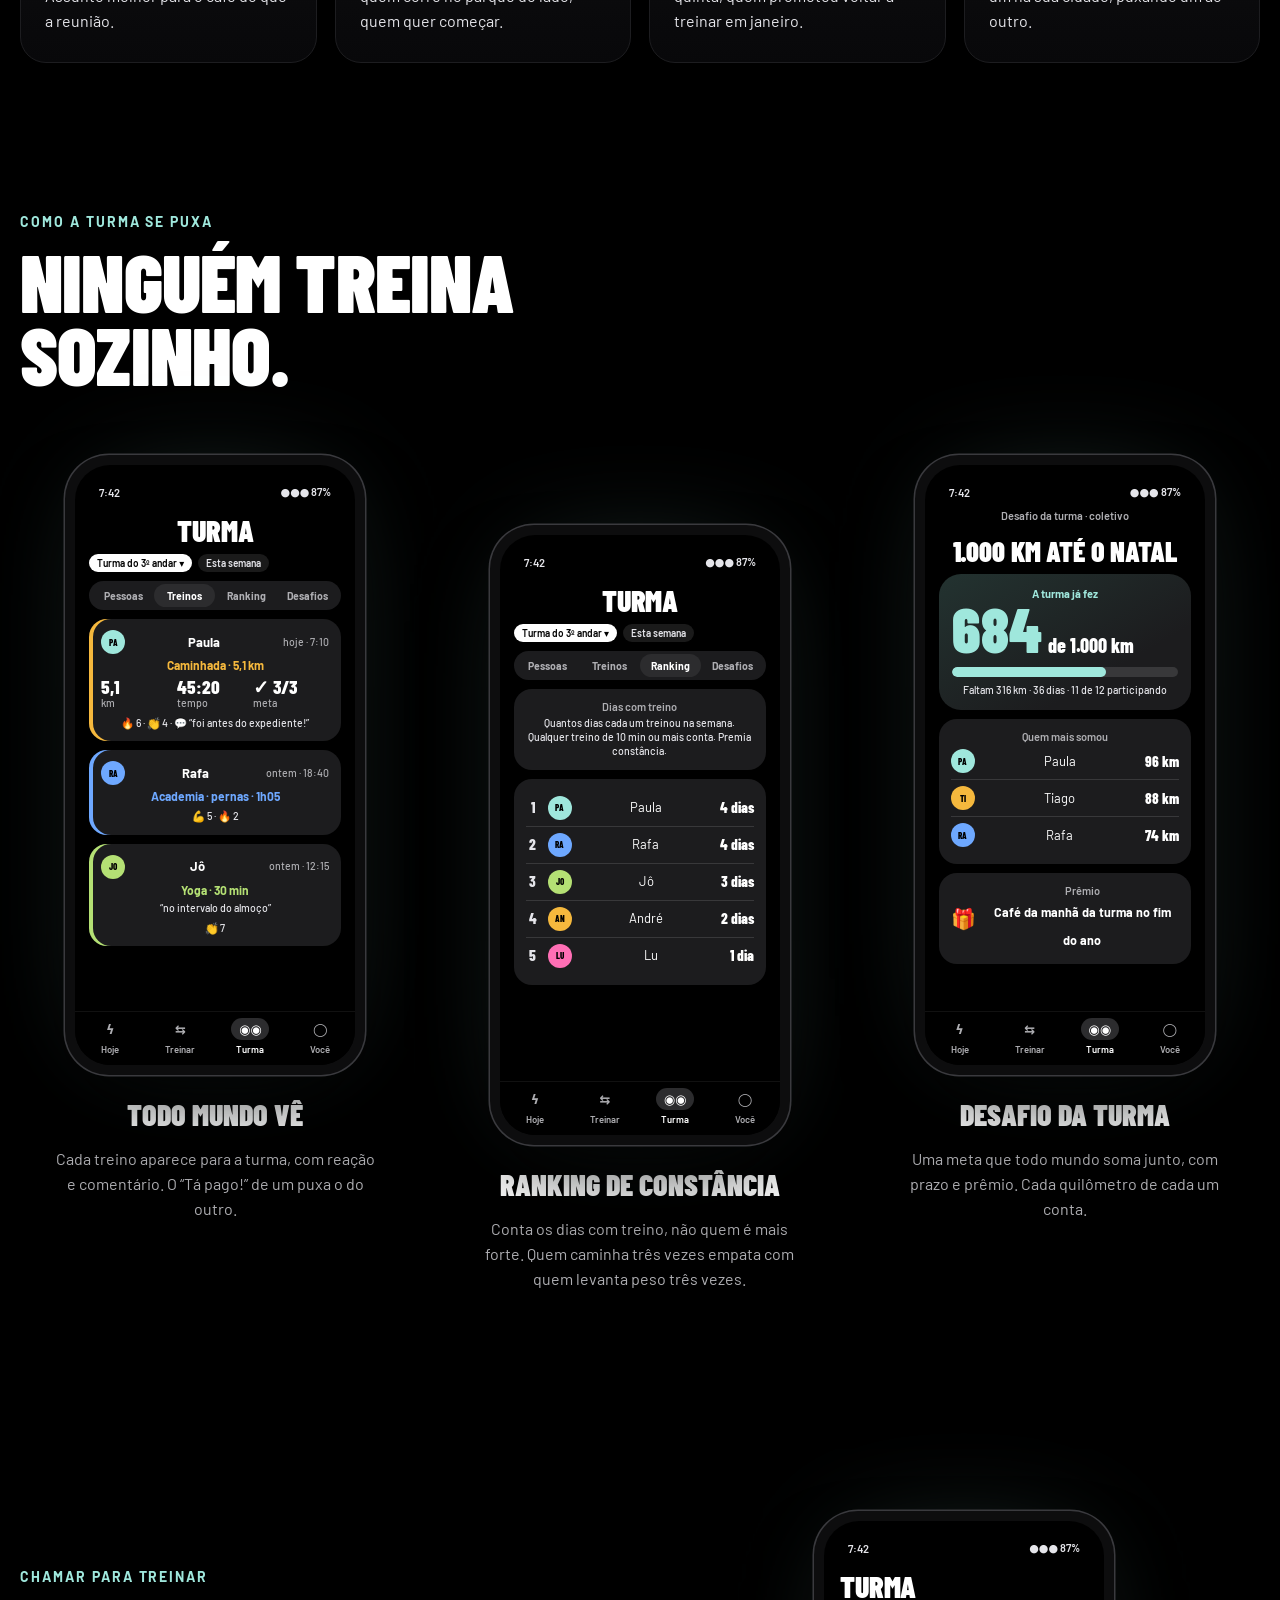
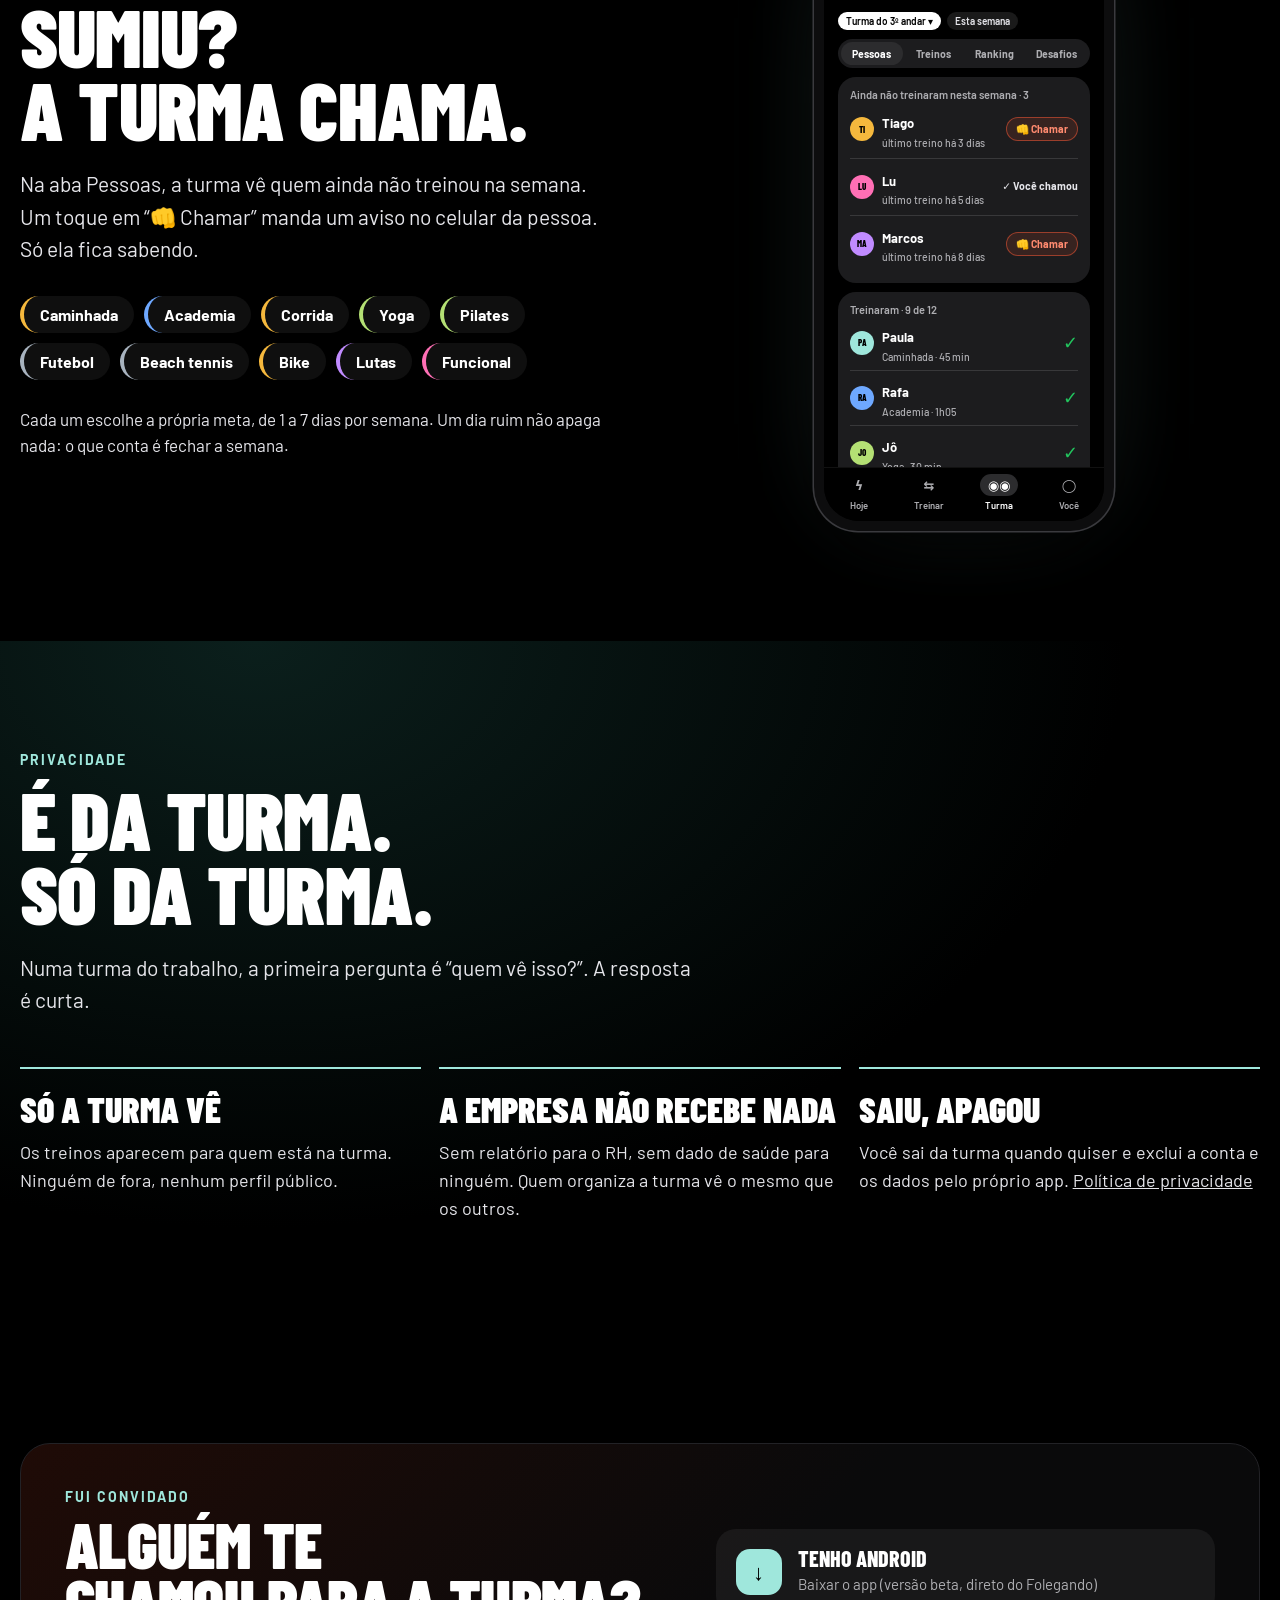
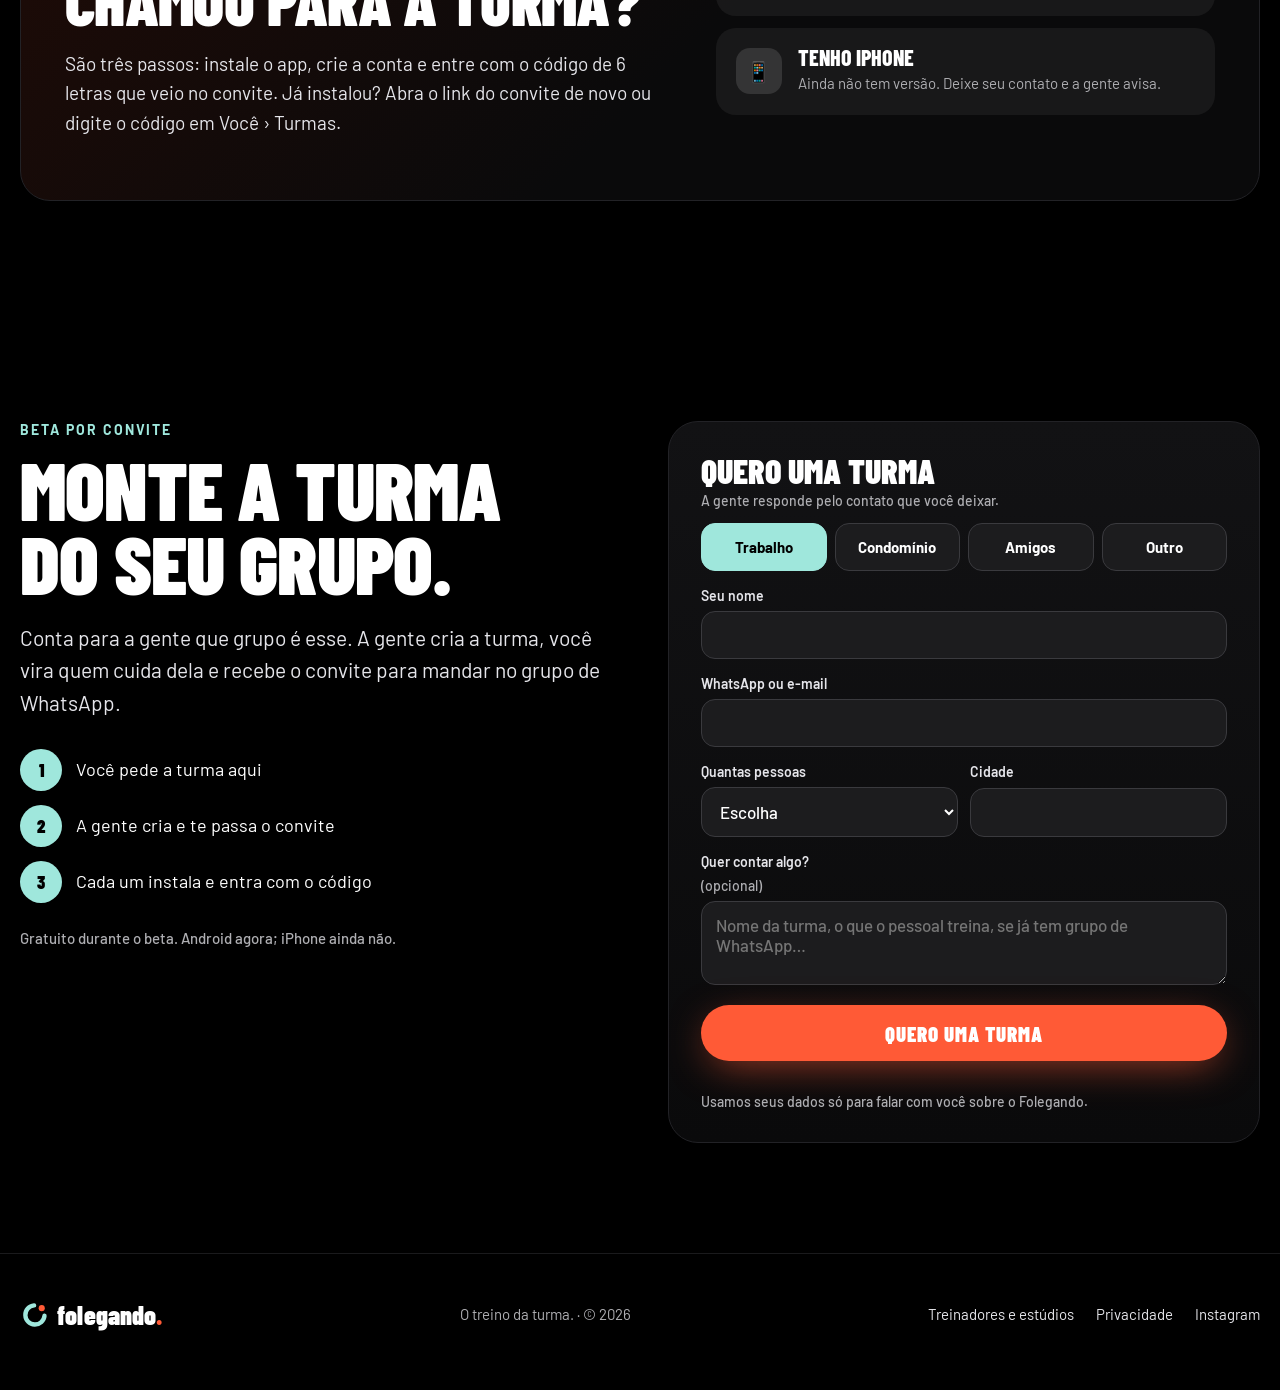
<file: turma.html>
<!doctype html>
<html lang="pt-BR">
<head>
<meta charset="utf-8">
<meta name="viewport" content="width=device-width, initial-scale=1">
<title>Treinar com a turma do trabalho, do prédio ou dos amigos · Folegando</title>
<meta name="description" content="A turma do trabalho, do prédio ou dos amigos registrando treinos, comemorando junto e chamando quem sumiu. Qualquer treino conta. Beta por convite.">
<link rel="canonical" href="https://folegando.com.br/turma">
<meta property="og:url" content="https://folegando.com.br/turma">
<meta property="og:type" content="website">
<meta property="og:locale" content="pt_BR">
<meta property="og:title" content="Folegando · Treinar junto, cada um do seu jeito">
<meta property="og:description" content="Caminhada, academia, yoga, futebol: qualquer treino conta. A turma vê, comemora e chama quem sumiu.">
<meta property="og:image" content="https://folegando.com.br/og.png">
<meta name="theme-color" content="#000000">
<link rel="icon" href="favicon.svg?v=2" type="image/svg+xml">
<link rel="preconnect" href="https://fonts.googleapis.com">
<link rel="preconnect" href="https://fonts.gstatic.com" crossorigin>
<link href="https://fonts.googleapis.com/css2?family=Barlow+Condensed:wght@600;700;800;900&family=Barlow:wght@400;500;600;700&display=swap" rel="stylesheet">
<link rel="stylesheet" href="folegando.css">
<link rel="stylesheet" href="site.css">
<style>
  /* só desta página (D235–D241) */
  .heroi-site h1 { font-size: clamp(64px, 9vw, 144px); }
  .heroi-site::before { background: radial-gradient(circle, rgba(255,90,54,.16), transparent 62%); }
  .heroi-site::after { background: radial-gradient(circle, rgba(159,231,220,.16), transparent 60%); }
  .palco .f1 { right: 250px; }
  .palco .carimbo-solto { left: -20px; bottom: 20px; }
  .letreiro div { color: #45454a; }

  .grupos { display: grid; grid-template-columns: repeat(4, 1fr); gap: 18px; margin-top: 54px; }
  .grupo { border-radius: 26px; padding: 26px 24px 28px; background: linear-gradient(180deg, #111113, #08080a); border: 1px solid #1d1d20; position: relative; overflow: hidden; }
  .grupo .ic { font-size: 34px; display: block; margin-bottom: 26px; }
  .grupo b { display: block; font: 900 34px/1 var(--display); text-transform: uppercase; margin-bottom: 10px; }
  .grupo p { margin: 0; color: var(--t2); font-size: 16px; }
  .grupo i { position: absolute; right: -30px; top: -30px; width: 120px; height: 120px; border-radius: 50%; background: var(--c); opacity: .14; }

  .vitrine { display: grid; grid-template-columns: repeat(3, 1fr); gap: 34px; margin-top: 64px; }
  .vitrine > div { display: flex; flex-direction: column; align-items: center; gap: 18px; text-align: center; }
  .vitrine > div:nth-child(2) { margin-top: 70px; }
  .vitrine h3 { font: 900 30px/1 var(--display); text-transform: uppercase; margin: 6px 0 0; }
  .vitrine p { margin: 0; color: var(--t3); font-size: 16px; max-width: 320px; }

  .conta-tudo { display: grid; grid-template-columns: 1fr 1fr; gap: 56px; align-items: center; }
  .conta-tudo .esportes span { font-size: 16px; }

  .privado { background: radial-gradient(ellipse at 20% 0%, #0b1f1c, #000 60%); }
  .promessas { display: grid; grid-template-columns: repeat(3, 1fr); gap: 18px; margin-top: 50px; }
  .promessa { border-top: 2px solid var(--ar); padding-top: 22px; }
  .promessa b { display: block; font: 900 36px/1 var(--display); text-transform: uppercase; margin-bottom: 12px; }
  .promessa p { margin: 0; color: var(--t2); }

  .convidado { border-radius: 30px; border: 1px solid #222226; background: linear-gradient(135deg, rgba(255,90,54,.12), #0a0a0b 55%); padding: 44px; display: grid; grid-template-columns: 1.1fr .9fr; gap: 40px; align-items: center; }
  .convidado h2 { font-size: clamp(42px, 5vw, 72px); margin: 10px 0 16px; }
  .convidado .lead { font-size: 19px; }
  .opcoes { display: grid; gap: 12px; }
  .opcao { display: flex; align-items: center; gap: 16px; padding: 18px 20px; border-radius: 20px; background: rgba(255,255,255,.06); text-decoration: none; transition: background .2s; cursor: pointer; border: 0; color: #fff; font: inherit; text-align: left; width: 100%; }
  .opcao:hover { background: rgba(255,255,255,.11); }
  .opcao .ic { width: 46px; height: 46px; flex: none; border-radius: 14px; display: grid; place-items: center; font: 900 22px var(--display); }
  .opcao b { display: block; font: 800 22px/1.05 var(--display); text-transform: uppercase; }
  .opcao span { font-size: 15px; color: var(--t3); }
  #iphone-form { display: none; margin-top: 4px; padding: 22px; gap: 12px; border-radius: 20px; }
  #iphone-form h3 { font-size: 26px; }

  .tipos { display: grid; grid-template-columns: repeat(4, 1fr); gap: 8px; }
  .tipos input { display: none; }
  .tipos label { display: grid; place-items: center; height: 48px; border-radius: 14px; background: #1c1c1e; border: 1px solid #3a3a3e; color: #fff; font: 700 15px var(--corpo); cursor: pointer; transition: all .2s; }
  .tipos input:checked + label { background: var(--ar); border-color: var(--ar); color: #000; }

  @media (max-width: 980px) {
    .grupos { grid-template-columns: 1fr 1fr; }
    .vitrine { grid-template-columns: 1fr; }
    .vitrine > div:nth-child(2) { margin-top: 0; }
    .conta-tudo, .convidado { grid-template-columns: 1fr; }
    .promessas { grid-template-columns: 1fr; }
    .convidado { padding: 30px 22px; }
  }
  @media (max-width: 560px) {
    .grupos { grid-template-columns: 1fr; }
    .tipos { grid-template-columns: 1fr 1fr; }
    .vitrine .fone { transform: scale(.92); }
  }
</style>
</head>
<body>

<header id="topo">
  <div class="faixa-larga">
    <a class="lockup" href="/"><span data-anel></span><span class="wordmark">folegando<span class="ponto">.</span></span></a>
    <nav>
      <a href="#como">Como funciona</a>
      <a href="#privacidade">Privacidade</a>
      <a href="#convidado">Fui convidado</a>
      <a href="/">Treinadores e estúdios</a>
      <a class="entrar" href="#montar">Montar a turma</a>
    </nav>
  </div>
</header>

<section class="heroi-site">
  <div class="faixa-larga heroi-grade">
    <div>
      <div class="eyebrow entra" style="animation-delay:.05s">Para a turma do trabalho, do prédio, dos amigos</div>
      <h1 class="display entra" style="animation-delay:.15s">Treinar<span class="linha2">junto<span class="ponto" style="-webkit-text-stroke:0">.</span></span></h1>
      <p class="sub entra" style="animation-delay:.3s">Cada um treina do seu jeito: caminhada, academia, yoga, futebol. No Folegando, a turma vê, comemora e chama quem sumiu. Qualquer treino conta.</p>
      <div class="acoes entra" style="animation-delay:.45s">
        <a class="botao brasa" href="#montar">Montar a turma do meu grupo</a>
        <a class="botao tonal" href="#convidado">Fui convidado ↓</a>
      </div>
      <p class="beta entra" style="animation-delay:.6s">Beta por convite, gratuito. Android agora; iPhone ainda não.</p>
    </div>
    <div class="palco entra" style="animation-delay:.35s">
      <div class="anel-gigante" data-anel></div>
      <div class="f1" data-tela="pessoas"></div>
      <div class="f2" data-tela="feedgrupo"></div>
      <span class="carimbo carimbo-solto">Bora!</span>
    </div>
  </div>
</section>

<div class="letreiro" aria-hidden="true"><div>
  <b>Turma do 3º andar</b><i>●</i>Condomínio Jardins<i>●</i><b>Corrida de domingo</b><i>●</i>Família Souza<i>●</i><b>Galera do financeiro</b><i>●</i>Bloco B<i>●</i><b>Amigas da faculdade</b><i>●</i>Pelada de quinta<i>●</i>
  <b>Turma do 3º andar</b><i>●</i>Condomínio Jardins<i>●</i><b>Corrida de domingo</b><i>●</i>Família Souza<i>●</i><b>Galera do financeiro</b><i>●</i>Bloco B<i>●</i><b>Amigas da faculdade</b><i>●</i>Pelada de quinta<i>●</i>
</div></div>

<section>
  <div class="faixa-larga">
    <div class="eyebrow revela">Para quem</div>
    <h2 class="display titulo-secao revela">Toda turma<br>tem quem puxe.</h2>
    <p class="lead revela">Não precisa de treinador nem de atleta. Precisa de gente que se conhece e quer sair do sofá junto.</p>
    <div class="grupos">
      <div class="grupo revela" style="--c:var(--brasa)"><i></i><span class="ic">💼</span><b>Trabalho</b><p>A equipe, o andar, a empresa toda. Assunto melhor para o café do que a reunião.</p></div>
      <div class="grupo revela" style="--c:var(--ar);transition-delay:.08s"><i></i><span class="ic">🏢</span><b>Condomínio</b><p>Quem usa a academia do prédio, quem corre no parque do lado, quem quer começar.</p></div>
      <div class="grupo revela" style="--c:var(--cardio);transition-delay:.16s"><i></i><span class="ic">🙌</span><b>Amigos</b><p>O grupo da faculdade, a pelada de quinta, quem prometeu voltar a treinar em janeiro.</p></div>
      <div class="grupo revela" style="--c:var(--mente);transition-delay:.24s"><i></i><span class="ic">🏡</span><b>Família</b><p>Pais, filhos adultos e primos, cada um na sua cidade, puxando um ao outro.</p></div>
    </div>
  </div>
</section>

<section id="como" style="padding-top:40px">
  <div class="faixa-larga">
    <div class="eyebrow revela">Como a turma se puxa</div>
    <h2 class="display titulo-secao revela">Ninguém treina<br>sozinho.</h2>
    <div class="vitrine">
      <div class="revela"><div data-tela="feedgrupo"></div><h3>Todo mundo vê</h3><p>Cada treino aparece para a turma, com reação e comentário. O “Tá pago!” de um puxa o do outro.</p></div>
      <div class="revela" style="transition-delay:.1s"><div data-tela="rankinggrupo"></div><h3>Ranking de constância</h3><p>Conta os dias com treino, não quem é mais forte. Quem caminha três vezes empata com quem levanta peso três vezes.</p></div>
      <div class="revela" style="transition-delay:.2s"><div data-tela="desafio"></div><h3>Desafio da turma</h3><p>Uma meta que todo mundo soma junto, com prazo e prêmio. Cada quilômetro de cada um conta.</p></div>
    </div>
  </div>
</section>

<section>
  <div class="faixa-larga conta-tudo">
    <div>
      <div class="eyebrow revela">Chamar para treinar</div>
      <h2 class="display titulo-secao revela">Sumiu?<br>A turma chama.</h2>
      <p class="lead revela">Na aba Pessoas, a turma vê quem ainda não treinou na semana. Um toque em “👊 Chamar” manda um aviso no celular da pessoa. Só ela fica sabendo.</p>
      <div class="esportes revela">
        <span style="--c:var(--cardio)">Caminhada</span><span style="--c:var(--musc)">Academia</span><span style="--c:var(--cardio)">Corrida</span><span style="--c:var(--mente)">Yoga</span><span style="--c:var(--mente)">Pilates</span><span style="--c:var(--esp)">Futebol</span><span style="--c:var(--esp)">Beach tennis</span><span style="--c:var(--cardio)">Bike</span><span style="--c:var(--luta)">Lutas</span><span style="--c:var(--circ)">Funcional</span>
      </div>
      <p class="lead revela" style="font-size:17px;margin-top:26px">Cada um escolhe a própria meta, de 1 a 7 dias por semana. Um dia ruim não apaga nada: o que conta é fechar a semana.</p>
    </div>
    <div class="revela" style="display:flex;justify-content:center"><div data-tela="pessoas"></div></div>
  </div>
</section>

<section class="privado" id="privacidade">
  <div class="faixa-larga">
    <div class="eyebrow revela">Privacidade</div>
    <h2 class="display titulo-secao revela">É da turma.<br>Só da turma.</h2>
    <p class="lead revela">Numa turma do trabalho, a primeira pergunta é “quem vê isso?”. A resposta é curta.</p>
    <div class="promessas">
      <div class="promessa revela"><b>Só a turma vê</b><p>Os treinos aparecem para quem está na turma. Ninguém de fora, nenhum perfil público.</p></div>
      <div class="promessa revela" style="transition-delay:.1s"><b>A empresa não recebe nada</b><p>Sem relatório para o RH, sem dado de saúde para ninguém. Quem organiza a turma vê o mesmo que os outros.</p></div>
      <div class="promessa revela" style="transition-delay:.2s"><b>Saiu, apagou</b><p>Você sai da turma quando quiser e exclui a conta e os dados pelo próprio app. <a href="/privacidade">Política de privacidade</a></p></div>
    </div>
  </div>
</section>

<section id="convidado">
  <div class="faixa-larga">
    <div class="convidado revela">
      <div>
        <div class="eyebrow">Fui convidado</div>
        <h2 class="display">Alguém te<br>chamou para a turma?</h2>
        <p class="lead">São três passos: instale o app, crie a conta e entre com o código de 6 letras que veio no convite. Já instalou? Abra o link do convite de novo ou digite o código em Você › Turmas.</p>
      </div>
      <div class="opcoes">
        <a class="opcao" href="/android"><span class="ic" style="background:var(--ar);color:#000">↓</span><div><b>Tenho Android</b><span>Baixar o app (versão beta, direto do Folegando)</span></div></a>
        <button class="opcao" type="button" id="tenho-iphone"><span class="ic" style="background:rgba(255,255,255,.12);font-size:20px">📱</span><div><b>Tenho iPhone</b><span>Ainda não tem versão. Deixe seu contato e a gente avisa.</span></div></button>
        <form id="iphone-form" novalidate>
          <div id="iphone-campos" style="display:grid;gap:12px">
            <h3>Me avisa</h3>
            <label>Seu nome<input name="nome" required maxlength="80" autocomplete="name"></label>
            <label>WhatsApp ou e-mail<input name="contato" required maxlength="120" autocomplete="email"></label>
            <input class="mel" name="site" tabindex="-1" autocomplete="off" aria-hidden="true">
            <button class="botao brasa" type="submit">Quero ser avisado</button>
            <p class="aviso erro" style="color:var(--brasa2)"></p>
          </div>
          <div class="resposta"><span class="carimbo" style="font-size:34px">Anotado!</span><p class="aviso" style="margin-top:14px">Quando tiver versão para iPhone, a gente te avisa.</p></div>
        </form>
      </div>
    </div>
  </div>
</section>

<section id="montar">
  <div class="faixa-larga beta-grade">
    <div>
      <div class="eyebrow revela">Beta por convite</div>
      <h2 class="display titulo-secao revela">Monte a turma<br>do seu grupo.</h2>
      <p class="lead revela">Conta para a gente que grupo é esse. A gente cria a turma, você vira quem cuida dela e recebe o convite para mandar no grupo de WhatsApp.</p>
      <div class="fatos">
        <div class="revela"><b>1</b>Você pede a turma aqui</div>
        <div class="revela"><b>2</b>A gente cria e te passa o convite</div>
        <div class="revela"><b>3</b>Cada um instala e entra com o código</div>
      </div>
      <p class="aviso revela" style="margin-top:26px;font-size:15px">Gratuito durante o beta. Android agora; iPhone ainda não.</p>
    </div>
    <form id="form" class="revela" novalidate>
      <div id="campos">
        <h3>Quero uma turma</h3>
        <p class="aviso" style="margin-bottom:14px">A gente responde pelo contato que você deixar.</p>
        <div style="display:grid;gap:16px">
          <div class="tipos" role="radiogroup" aria-label="Que grupo é">
            <input type="radio" name="tipo" id="t-empresa" value="empresa" checked><label for="t-empresa">Trabalho</label>
            <input type="radio" name="tipo" id="t-condominio" value="condominio"><label for="t-condominio">Condomínio</label>
            <input type="radio" name="tipo" id="t-amigos" value="amigos"><label for="t-amigos">Amigos</label>
            <input type="radio" name="tipo" id="t-outro" value="outro"><label for="t-outro">Outro</label>
          </div>
          <label>Seu nome<input name="nome" required maxlength="80" autocomplete="name"></label>
          <label>WhatsApp ou e-mail<input name="contato" required maxlength="120" autocomplete="email"></label>
          <div class="duas">
            <label>Quantas pessoas
              <select name="turma"><option value="">Escolha</option><option value="ate10">Até 10</option><option value="10a30">10 a 30</option><option value="30a100">30 a 100</option><option value="mais100">Mais de 100</option></select>
            </label>
            <label>Cidade<input name="cidade" maxlength="60" autocomplete="address-level2"></label>
          </div>
          <label>Quer contar algo? <span style="color:var(--t3);font-weight:500">(opcional)</span><textarea name="mensagem" maxlength="600" placeholder="Nome da turma, o que o pessoal treina, se já tem grupo de WhatsApp…"></textarea></label>
          <input class="mel" name="site" tabindex="-1" autocomplete="off" aria-hidden="true">
          <button class="botao brasa" type="submit" id="enviar">Quero uma turma</button>
          <p class="aviso" id="erro" style="color:var(--brasa2)"></p>
          <p class="aviso">Usamos seus dados só para falar com você sobre o Folegando.</p>
        </div>
      </div>
      <div class="resposta" id="resposta">
        <span class="carimbo">Recebido!</span>
        <h3>Já já a gente fala com você.</h3>
        <p class="aviso">Enquanto isso, siga <a href="https://instagram.com/folegando">@folegando</a>.</p>
      </div>
    </form>
  </div>
</section>

<footer>
  <div class="faixa-larga">
    <span class="lockup"><span data-anel></span><span class="wordmark">folegando<span class="ponto">.</span></span></span>
    <span>O treino da turma. · © 2026</span>
    <nav><a href="/">Treinadores e estúdios</a><a href="/privacidade">Privacidade</a><a href="https://instagram.com/folegando">Instagram</a></nav>
  </div>
</footer>

<script src="telas.js"></script>
<script>
  var topo = document.getElementById('topo');
  addEventListener('scroll', function () { topo.classList.toggle('rolou', scrollY > 30); }, { passive: true });
  var obs = new IntersectionObserver(function (es) { es.forEach(function (e) { if (e.isIntersecting) { e.target.classList.add('visivel'); obs.unobserve(e.target); } }); }, { threshold: .18 });
  document.querySelectorAll('.revela').forEach(function (el) { obs.observe(el); });

  // Formulários → Supabase (tabela interesse, migrações 0011 e 0019). Chave publishable: só grava, não lê.
  var URL_API = 'https://msgnqivmktcihwrbqkdq.supabase.co/rest/v1/interesse';
  var CHAVE = 'sb_publishable_rZP3jnXPC6heVuQ-n99xkA_PDH2EkWT';
  var origem = new URLSearchParams(location.search).get('origem') || 'site-turma';
  function gravar(d) {
    return fetch(URL_API, { method: 'POST', headers: { apikey: CHAVE, Authorization: 'Bearer ' + CHAVE, 'Content-Type': 'application/json', Prefer: 'return=minimal' }, body: JSON.stringify(d) })
      .then(function (r) { if (!r.ok) throw new Error(r.status); });
  }
  function validar(d, erro) {
    if (d.nome.length < 2) { erro.textContent = 'Diga seu nome.'; return false; }
    if (d.contato.length < 5) { erro.textContent = 'Deixe um WhatsApp ou e-mail para a gente responder.'; return false; }
    return true;
  }

  // Quem organiza (perfil grupo, D238)
  var form = document.getElementById('form');
  form.addEventListener('submit', function (ev) {
    ev.preventDefault();
    var erro = document.getElementById('erro');
    erro.textContent = '';
    if (form.site.value) return;
    var d = { nome: form.nome.value.trim(), perfil: 'grupo', tipo: form.tipo.value, contato: form.contato.value.trim(), turma: form.turma.value || null, cidade: form.cidade.value.trim() || null, mensagem: form.mensagem.value.trim() || null, origem: origem };
    if (!validar(d, erro)) return;
    var botao = document.getElementById('enviar');
    botao.disabled = true; botao.textContent = 'Enviando…';
    gravar(d).then(function () {
      document.getElementById('campos').style.display = 'none';
      document.getElementById('resposta').style.display = 'block';
    }).catch(function () { erro.textContent = 'Não deu para enviar agora. Tente de novo em instantes.'; botao.disabled = false; botao.textContent = 'Quero uma turma'; });
  });

  // Convidado com iPhone (perfil membro, D240)
  var fi = document.getElementById('iphone-form');
  document.getElementById('tenho-iphone').addEventListener('click', function () { fi.style.display = 'grid'; fi.nome.focus(); });
  fi.addEventListener('submit', function (ev) {
    ev.preventDefault();
    var erro = fi.querySelector('.erro');
    erro.textContent = '';
    if (fi.site.value) return;
    var d = { nome: fi.nome.value.trim(), perfil: 'membro', sistema: 'iphone', contato: fi.contato.value.trim(), origem: origem };
    if (!validar(d, erro)) return;
    var botao = fi.querySelector('button');
    botao.disabled = true; botao.textContent = 'Enviando…';
    gravar(d).then(function () {
      document.getElementById('iphone-campos').style.display = 'none';
      fi.querySelector('.resposta').style.display = 'block';
    }).catch(function () { erro.textContent = 'Não deu para enviar agora. Tente de novo em instantes.'; botao.disabled = false; botao.textContent = 'Quero ser avisado'; });
  });
</script>
</body>
</html>
</file>
<file: folegando.css>
/* Folegando · base visual do marketing (site, apresentação, one-pager, Instagram).
   Marca: anel C1 + "folegando." em Barlow Condensed 900 (D64, D74); preto, ar e brasa (D67);
   interface "Leve com assinatura" (D116). As telas abaixo são ilustrações fiéis ao app. */

:root {
  --preto: #000;
  --grafite: #1c1c1e;
  --grafite2: #2c2c2e;
  --linha: #38383a;
  --branco: #fff;
  --t2: #e5e5ea;
  --t3: #aeaeb2;
  --ar: #9fe7dc;
  --brasa: #ff5a36;
  --brasa2: #ff8a6f;
  --verde: #22c55e;
  --musc: #6ea8ff;
  --circ: #ff6fb5;
  --luta: #c08bff;
  --cardio: #f5b83d;
  --mente: #b4e074;
  --esp: #a8b3bf;
  --display: "Barlow Condensed", "Arial Narrow", sans-serif;
  --corpo: "Barlow", system-ui, sans-serif;
}

.wordmark { font: 900 1em/1 var(--display); letter-spacing: .005em; white-space: nowrap; }
.wordmark .ponto { color: var(--brasa); }
[data-anel] > svg { width: 100%; height: 100%; display: block; }
.lockup { display: inline-flex; align-items: center; gap: .28em; }
.lockup svg { width: 1.15em; height: 1.15em; flex: none; }

/* ---------- celular ---------- */
.fone { width: 300px; height: 620px; border-radius: 44px; background: #0d0d0e; padding: 10px; box-shadow: 0 0 0 1.5px #3a3a3e, 0 40px 80px -20px rgba(0,0,0,.8), 0 0 120px -40px rgba(159,231,220,.25); position: relative; flex: none; }
.fone::before { content: ""; position: absolute; top: 18px; left: 50%; transform: translateX(-50%); width: 84px; height: 22px; border-radius: 12px; background: #000; z-index: 3; }
.tela { width: 100%; height: 100%; border-radius: 35px; background: var(--preto); overflow: hidden; display: flex; flex-direction: column; color: var(--branco); font-family: var(--corpo); }
.tela .status { height: 38px; flex: none; display: flex; justify-content: space-between; align-items: flex-end; padding: 0 24px 4px; font: 600 11px var(--corpo); color: var(--t2); }
.tela .corpo { flex: 1; padding: 6px 14px 0; display: flex; flex-direction: column; gap: 9px; overflow: hidden; }
.tela h3 { font: 900 30px/1 var(--display); text-transform: uppercase; margin: 6px 2px 2px; letter-spacing: -.005em; }
.tela .sobre { font: 600 11px var(--corpo); color: var(--t3); margin: 0 2px; }
.cart { background: var(--grafite); border-radius: 18px; padding: 11px 12px; }
.rot { font: 600 11px var(--corpo); color: var(--t3); }
.num { font: 800 22px/1 var(--display); }
.mini { font: 500 10.5px/1.35 var(--corpo); color: var(--t3); }
.heroi { border-radius: 22px; padding: 13px; background: linear-gradient(150deg, rgba(159,231,220,.22), var(--grafite) 70%); }
.heroi .rot { color: var(--ar); font-weight: 700; }
.heroi .grande { font: 900 70px/.92 var(--display); color: var(--ar); }
.heroi .unid { font: 800 20px var(--display); }
.barras { display: flex; gap: 5px; margin: 10px 0 6px; }
.barras i { flex: 1; height: 9px; border-radius: 5px; background: var(--linha); }
.barras i.f { background: var(--ar); }
.tres { display: flex; text-align: center; }
.tres > div { flex: 1; }
.botao-app { margin: 8px 14px 10px; height: 46px; border-radius: 999px; background: var(--brasa); display: grid; place-items: center; font: 900 20px var(--display); letter-spacing: .04em; text-transform: uppercase; color: #fff; flex: none; }
.abas { height: 54px; flex: none; display: flex; background: var(--preto); border-top: 1px solid #111; padding-top: 6px; }
.abas span { flex: 1; text-align: center; font: 600 9.5px var(--corpo); color: var(--t3); display: flex; flex-direction: column; align-items: center; gap: 3px; }
.abas span b { width: 38px; height: 22px; border-radius: 999px; display: grid; place-items: center; font-size: 13px; }
.abas span.on { color: var(--branco); }
.abas span.on b { background: var(--grafite2); }
.faixa { border-left: 4px solid var(--esp-cor, var(--circ)); }
.linha-feed { display: flex; align-items: center; gap: 8px; }
.av { width: 24px; height: 24px; border-radius: 50%; display: grid; place-items: center; font: 800 9px var(--display); color: #000; flex: none; }
.chip-app { display: inline-flex; align-items: center; gap: 4px; padding: 3px 8px; border-radius: 999px; background: rgba(255,255,255,.1); font: 600 10px var(--corpo); color: var(--t2); }
.campo-app { flex: 1; height: 30px; border-radius: 10px; background: var(--grafite2); border: 1px solid #555; display: grid; place-items: center; font: 700 15px var(--display); }
.check-app { width: 30px; height: 30px; border-radius: 10px; background: var(--verde); display: grid; place-items: center; color: #000; font-weight: 900; flex: none; }
.check-app.vazio { background: var(--grafite2); border: 1px solid #555; color: var(--t3); }
.carimbo { display: inline-block; transform: rotate(-7deg); border: 4px solid var(--brasa); color: var(--brasa); border-radius: 12px; padding: 4px 16px 0; font: 900 46px/1.05 var(--display); text-transform: uppercase; letter-spacing: .04em; }

/* ---------- navegador (site de admin) ---------- */
.navegador { border-radius: 14px; background: #111; box-shadow: 0 0 0 1px #2a2a2e, 0 40px 90px -30px rgba(0,0,0,.9); overflow: hidden; }
.navegador .barra { height: 30px; display: flex; align-items: center; gap: 6px; padding: 0 12px; background: #1a1a1c; }
.navegador .barra i { width: 9px; height: 9px; border-radius: 50%; background: #3a3a3e; }
.navegador .barra span { margin-left: 14px; font: 500 11px var(--corpo); color: var(--t3); background: #000; padding: 3px 12px; border-radius: 6px; }
.admin { display: flex; background: #000; font-family: var(--corpo); color: #fff; }
.admin .lado { width: 170px; background: var(--grafite); padding: 14px 12px; display: flex; flex-direction: column; gap: 6px; }
.admin .lado .it { font: 500 11.5px var(--corpo); color: var(--t2); padding: 5px 8px; border-radius: 8px; }
.admin .lado .it.on { background: var(--grafite2); font-weight: 700; color: #fff; }
.admin .meio { flex: 1; padding: 16px 18px; display: flex; flex-direction: column; gap: 10px; }
.admin .ind { display: flex; gap: 8px; }
.admin .ind > div { flex: 1; background: var(--grafite); border-radius: 10px; padding: 8px 10px; }
.admin .ind .v { font: 800 22px/1.1 var(--display); }
.admin .bloco { background: var(--grafite); border-radius: 10px; padding: 10px 12px; }
.admin .lin { display: flex; align-items: center; gap: 8px; padding: 5px 0; border-top: 1px solid var(--linha); font: 500 11px var(--corpo); color: var(--t2); }

@keyframes respira { 0%, 100% { transform: scale(1); } 50% { transform: scale(1.06); } }
@keyframes fecha { from { stroke-dashoffset: 330; } to { stroke-dashoffset: 0; } }
</file>
<file: site.css>
/* Folegando · estilos das páginas do site (home e /turma). */
* { box-sizing: border-box; }
html { scroll-behavior: smooth; overflow-x: clip; }
body { margin: 0; background: var(--preto); color: var(--branco); font: 400 18px/1.55 var(--corpo); -webkit-font-smoothing: antialiased; overflow-x: clip; }
section, .letreiro, header { max-width: 100vw; overflow-x: clip; }
body::after { content: ""; position: fixed; inset: 0; pointer-events: none; z-index: 50; opacity: .07; mix-blend-mode: overlay;
  background-image: url("data:image/svg+xml,%3Csvg xmlns='http://www.w3.org/2000/svg' width='160' height='160'%3E%3Cfilter id='n'%3E%3CfeTurbulence type='fractalNoise' baseFrequency='.9' numOctaves='3'/%3E%3C/filter%3E%3Crect width='100%25' height='100%25' filter='url(%23n)'/%3E%3C/svg%3E"); }
a { color: inherit; }
.faixa-larga { width: min(1240px, 100% - 40px); margin: 0 auto; }
.display { font-family: var(--display); font-weight: 900; text-transform: uppercase; line-height: .9; letter-spacing: -.01em; }
.eyebrow { font: 700 14px var(--corpo); letter-spacing: .14em; text-transform: uppercase; color: var(--ar); }
.botao { display: inline-flex; align-items: center; gap: 10px; height: 56px; padding: 0 28px; border-radius: 999px; font: 900 21px var(--display); letter-spacing: .05em; text-transform: uppercase; text-decoration: none; transition: transform .2s, box-shadow .2s; }
.botao.brasa { background: var(--brasa); color: #fff; box-shadow: 0 10px 40px -10px rgba(255,90,54,.7); }
.botao.brasa:hover { transform: translateY(-2px); box-shadow: 0 18px 50px -12px rgba(255,90,54,.9); }
.botao.tonal { background: rgba(255,255,255,.08); color: #fff; font: 700 16px var(--corpo); letter-spacing: 0; text-transform: none; }
.botao.tonal:hover { background: rgba(255,255,255,.14); }

/* topo */
header { position: fixed; top: 0; left: 0; right: 0; z-index: 40; transition: background .3s; }
header.rolou { background: rgba(0,0,0,.78); backdrop-filter: blur(14px); border-bottom: 1px solid #1a1a1c; }
header .faixa-larga { display: flex; align-items: center; justify-content: space-between; height: 72px; }
header .lockup { font-size: 30px; text-decoration: none; }
header nav { display: flex; align-items: center; gap: 26px; font: 600 15px var(--corpo); }
header nav a { text-decoration: none; color: var(--t2); }
header nav a:hover { color: #fff; }
header nav .entrar { padding: 9px 18px; border-radius: 999px; border: 1px solid #3a3a3e; color: #fff; }
header nav .entrar:hover { border-color: var(--ar); color: var(--ar); }

/* primeira dobra */
.heroi-site { position: relative; min-height: 100vh; display: flex; align-items: center; padding: 110px 0 60px; overflow: hidden; }
.heroi-site::before { content: ""; position: absolute; width: 900px; height: 900px; right: -220px; top: -160px; border-radius: 50%; background: radial-gradient(circle, rgba(159,231,220,.18), transparent 62%); }
.heroi-site::after { content: ""; position: absolute; width: 700px; height: 700px; left: -300px; bottom: -340px; border-radius: 50%; background: radial-gradient(circle, rgba(255,90,54,.14), transparent 60%); }
.heroi-grade { position: relative; z-index: 2; display: grid; grid-template-columns: 1.05fr .95fr; gap: 40px; align-items: center; }
.heroi-site h1 { font-size: clamp(64px, 9.4vw, 152px); margin: 18px 0 22px; }
.heroi-site h1 .ponto { color: var(--brasa); }
.heroi-site h1 .linha2 { display: block; color: transparent; -webkit-text-stroke: 2px var(--ar); }
.heroi-site .sub { font-size: 21px; color: var(--t2); max-width: 560px; margin: 0 0 32px; }
.heroi-site .acoes { display: flex; gap: 12px; flex-wrap: wrap; align-items: center; }
.portas { display: grid; grid-template-columns: 1fr 1fr; gap: 12px; max-width: 600px; }
.porta { position: relative; display: flex; flex-direction: column; gap: 6px; padding: 20px 22px 22px; border-radius: 22px; text-decoration: none; color: #fff; background: #111113; border: 1px solid #26262a; transition: border-color .25s, transform .25s, background .25s; }
.porta small { font: 700 12px var(--corpo); letter-spacing: .12em; text-transform: uppercase; padding-right: 40px; }
.porta b { font: 900 30px/1 var(--display); text-transform: uppercase; padding-right: 34px; }
.porta span { font: 500 15px/1.4 var(--corpo); color: var(--t3); }
.porta i { position: absolute; right: 18px; top: 18px; width: 34px; height: 34px; border-radius: 50%; display: grid; place-items: center; font: 900 20px var(--display); font-style: normal; color: #000; transition: transform .25s; }
.porta.treinar small { color: var(--brasa2); } .porta.treinar i { background: var(--brasa); color: #fff; }
.porta.junto small { color: var(--ar); } .porta.junto i { background: var(--ar); }
.porta.treinar:hover { border-color: var(--brasa); background: linear-gradient(140deg, rgba(255,90,54,.14), #111113 70%); transform: translateY(-3px); }
.porta.junto:hover { border-color: var(--ar); background: linear-gradient(140deg, rgba(159,231,220,.12), #111113 70%); transform: translateY(-3px); }
.porta:hover i { transform: translateX(4px); }
.porta:focus-visible { outline: 2px solid var(--ar); outline-offset: 3px; }
@media (max-width: 560px) { .portas { grid-template-columns: 1fr; } .porta b { font-size: 27px; } }
.heroi-site .beta { margin-top: 22px; font: 500 14px var(--corpo); color: var(--t3); }
.palco { position: relative; height: 680px; }
.palco .f1 { position: absolute; right: 230px; top: 30px; transform: rotate(-6deg); z-index: 2; }
.palco .f2 { position: absolute; right: -40px; top: 80px; transform: rotate(6deg); }
.palco .anel-gigante { position: absolute; right: 60px; top: 160px; width: 460px; height: 460px; opacity: .2; animation: respira 6s ease-in-out infinite; }
.palco .carimbo-solto { position: absolute; left: 20px; bottom: 60px; z-index: 3; font-size: 1.15em; animation: pulsa 3.4s ease-in-out infinite; }
@keyframes pulsa { 0%, 100% { transform: rotate(-9deg) scale(1); } 50% { transform: rotate(-9deg) scale(1.06); } }
.entra { opacity: 0; transform: translateY(26px); animation: entra .9s cubic-bezier(.2,.7,.2,1) forwards; }
@keyframes entra { to { opacity: 1; transform: none; } }

/* letreiro */
.letreiro { border-block: 1px solid #1d1d20; overflow: hidden; white-space: nowrap; padding: 18px 0; background: #050506; }
.letreiro div { display: inline-block; animation: corre 38s linear infinite; font: 900 34px var(--display); text-transform: uppercase; letter-spacing: .02em; color: #3a3a3e; }
.letreiro b { color: var(--branco); }
.letreiro i { font-style: normal; color: var(--brasa); margin: 0 22px; }
@keyframes corre { to { transform: translateX(-50%); } }

section { padding: 110px 0; position: relative; }
.titulo-secao { font-size: clamp(48px, 6.4vw, 96px); margin: 14px 0 22px; }
.lead { font-size: 21px; color: var(--t2); max-width: 680px; }

/* problema */
.dores { display: grid; grid-template-columns: repeat(3, 1fr); gap: 18px; margin-top: 54px; }
.dor { border-top: 2px solid #2a2a2e; padding-top: 22px; }
.dor b { display: block; font: 900 44px/1 var(--display); text-transform: uppercase; color: var(--brasa2); margin-bottom: 12px; }
.dor p { margin: 0; color: var(--t2); }

/* passos */
.passos { display: grid; grid-template-columns: repeat(3, 1fr); gap: 24px; margin-top: 60px; }
.passo { background: linear-gradient(180deg, #111113, #08080a); border: 1px solid #1d1d20; border-radius: 28px; padding: 30px 28px; position: relative; overflow: hidden; }
.passo .n { font: 900 140px/.8 var(--display); color: transparent; -webkit-text-stroke: 2px #2c2c30; position: absolute; right: 18px; top: 18px; }
.passo h3 { font: 900 32px/1 var(--display); text-transform: uppercase; margin: 70px 0 12px; position: relative; }
.passo p { margin: 0; color: var(--t2); position: relative; }

/* treinador */
.treinador-grade { display: grid; grid-template-columns: .82fr 1.18fr; gap: 48px; align-items: center; }
.recursos { list-style: none; padding: 0; margin: 34px 0 0; display: grid; gap: 18px; }
.recursos li { display: grid; grid-template-columns: 40px 1fr; gap: 14px; align-items: start; }
.recursos .ic { width: 40px; height: 40px; border-radius: 12px; background: rgba(159,231,220,.12); color: var(--ar); display: grid; place-items: center; font: 900 18px var(--display); }
.recursos b { display: block; font: 700 18px var(--corpo); }
.recursos span { color: var(--t3); font-size: 16px; }
.em-breve { display: inline-block; margin-left: 8px; padding: 2px 9px; border-radius: 999px; background: rgba(255,90,54,.14); color: var(--brasa2); font: 700 12px var(--corpo); vertical-align: 2px; }
.vitrine-admin { position: relative; }
.vitrine-admin { padding-bottom: 150px; }
.vitrine-admin .fone { position: absolute; right: -40px; bottom: -40px; transform: scale(.62) rotate(4deg); transform-origin: bottom right; }

/* fôlego */
.folego { background: radial-gradient(ellipse at 50% 40%, #0b1f1c, #000 65%); text-align: center; }
.folego .anel-anim { width: 300px; height: 300px; margin: 0 auto 10px; }
.folego .anel-anim path { stroke-dasharray: 330; stroke-dashoffset: 330; }
.folego.visivel .anel-anim path { animation: fecha 2.6s cubic-bezier(.6,0,.2,1) forwards; }
.folego .anel-anim circle { opacity: 0; transition: opacity .6s 2.4s; }
.folego.visivel .anel-anim circle { opacity: 1; }
.folego .lead { margin: 0 auto; }
.regras { display: flex; justify-content: center; gap: 14px; flex-wrap: wrap; margin-top: 40px; }
.regras span { padding: 12px 20px; border-radius: 999px; background: rgba(255,255,255,.06); font: 600 16px var(--corpo); }
.regras span b { color: var(--ar); }

/* atletas */
.esteira { display: flex; gap: 22px; justify-content: center; margin-top: 64px; flex-wrap: wrap; width: min(1380px, 100vw - 32px); position: relative; left: 50%; transform: translateX(-50%); }
.esteira > div { display: flex; flex-direction: column; align-items: center; gap: 14px; }
.esteira > div:nth-child(even) { margin-top: 60px; }
.esteira .leg { font: 800 22px var(--display); text-transform: uppercase; }
.esteira .leg small { display: block; font: 500 15px var(--corpo); text-transform: none; color: var(--t3); }
.esportes { display: flex; gap: 10px; flex-wrap: wrap; margin-top: 30px; }
.esportes span { padding: 9px 16px; border-radius: 999px; font: 700 15px var(--corpo); background: rgba(255,255,255,.06); border-left: 4px solid var(--c); }

/* beta e formulário */
.beta-grade { display: grid; grid-template-columns: 1fr 1fr; gap: 56px; align-items: start; }
.fatos { display: grid; gap: 14px; margin-top: 30px; }
.fatos div { display: flex; gap: 14px; align-items: center; font-size: 18px; }
.fatos div b { width: 42px; height: 42px; flex: none; border-radius: 50%; background: var(--ar); color: #000; display: grid; place-items: center; font: 900 18px var(--display); }
form { background: linear-gradient(180deg, #121214, #0a0a0b); border: 1px solid #222226; border-radius: 30px; padding: 32px; display: grid; gap: 16px; }
form h3 { font: 900 34px/1 var(--display); text-transform: uppercase; margin: 0 0 4px; }
label { display: grid; gap: 7px; font: 600 14px var(--corpo); color: var(--t2); }
input, select, textarea { font: 500 17px var(--corpo); color: #fff; background: #1c1c1e; border: 1px solid #3a3a3e; border-radius: 14px; padding: 13px 14px; outline: none; transition: border-color .2s; width: 100%; }
input:focus, select:focus, textarea:focus { border-color: var(--ar); }
textarea { resize: vertical; min-height: 84px; }
.perfis { display: grid; grid-template-columns: repeat(3, 1fr); gap: 8px; }
.perfis input { display: none; }
.perfis label { display: grid; place-items: center; height: 48px; border-radius: 14px; background: #1c1c1e; border: 1px solid #3a3a3e; color: #fff; font: 700 16px var(--corpo); cursor: pointer; transition: all .2s; }
.perfis input:checked + label { background: var(--ar); border-color: var(--ar); color: #000; }
.duas { display: grid; grid-template-columns: 1fr 1fr; gap: 12px; }
.mel { position: absolute; left: -9999px; }
form .botao { justify-content: center; border: 0; cursor: pointer; width: 100%; margin-top: 4px; }
form .botao:disabled { opacity: .55; cursor: default; }
.aviso { font: 500 14px var(--corpo); color: var(--t3); margin: 0; }
.resposta { display: none; text-align: center; padding: 30px 10px; }
.resposta .carimbo { font-size: 44px; margin-bottom: 18px; }

footer { border-top: 1px solid #1a1a1c; padding: 46px 0 60px; color: var(--t3); font-size: 15px; }
footer .faixa-larga { display: flex; justify-content: space-between; align-items: center; gap: 20px; flex-wrap: wrap; }
footer .lockup { font-size: 26px; color: #fff; }
footer nav { display: flex; gap: 22px; }
footer a { text-decoration: none; color: var(--t2); }

.revela { opacity: 0; transform: translateY(30px); transition: opacity .9s, transform .9s cubic-bezier(.2,.7,.2,1); }
.revela.visivel { opacity: 1; transform: none; }

@media (max-width: 980px) {
  header nav a:not(.entrar) { display: none; }
  /* minmax(0,1fr): sem ele a coluna cresce até a largura do desenho do admin (566px) e o texto sai da tela no celular. */
  .heroi-grade, .treinador-grade, .beta-grade { grid-template-columns: minmax(0, 1fr); }
  .treinador-grade > *, .vitrine-admin { min-width: 0; }
  .palco { height: 560px; transform: scale(.82); transform-origin: top center; }
  .palco .f1 { right: auto; left: 4%; } .palco .f2 { right: 4%; }
  .dores, .passos { grid-template-columns: 1fr; }
  .vitrine-admin .fone { display: none; }
  .esteira > div:nth-child(even) { margin-top: 0; }
  .esteira { width: auto; left: 0; transform: none; }
  .esteira .fone { transform: scale(.9); }
  section { padding: 90px 0; }
}
@media (max-width: 560px) {
  .palco { display: none; }
  .vitrine-admin .admin .lado { display: none; }
  .duas { grid-template-columns: 1fr; }
  .heroi-site .sub { font-size: 18px; }
}
@media (prefers-reduced-motion: reduce) { *, *::before, *::after { animation: none !important; transition: none !important; } .revela, .entra { opacity: 1; transform: none; } .folego .anel-anim path { stroke-dashoffset: 0; } .folego .anel-anim circle { opacity: 1; } }

/* faixa da home para a página /turma (D236) */
.faixa-turma { padding: 30px 0 0; }
.faixa-turma a { display: flex; align-items: center; justify-content: space-between; gap: 30px; text-decoration: none; border-radius: 30px; padding: 40px 44px; background: linear-gradient(120deg, rgba(255,90,54,.16), rgba(159,231,220,.08) 60%, #0a0a0b); border: 1px solid #26262a; transition: border-color .25s, transform .25s; }
.faixa-turma a:hover { border-color: var(--brasa); transform: translateY(-3px); }
.faixa-turma h2 { font-size: clamp(34px, 4.2vw, 60px); margin: 10px 0 12px; }
.faixa-turma p { margin: 0; color: var(--t2); max-width: 620px; }
.faixa-turma .seta { flex: none; width: 76px; height: 76px; border-radius: 50%; background: var(--brasa); display: grid; place-items: center; font: 900 38px var(--display); color: #fff; transition: transform .25s; }
.faixa-turma a:hover .seta { transform: translateX(6px); }
@media (max-width: 700px) { .faixa-turma a { flex-direction: column; align-items: flex-start; padding: 30px 24px; } .faixa-turma .seta { width: 58px; height: 58px; font-size: 30px; } }
</file>
